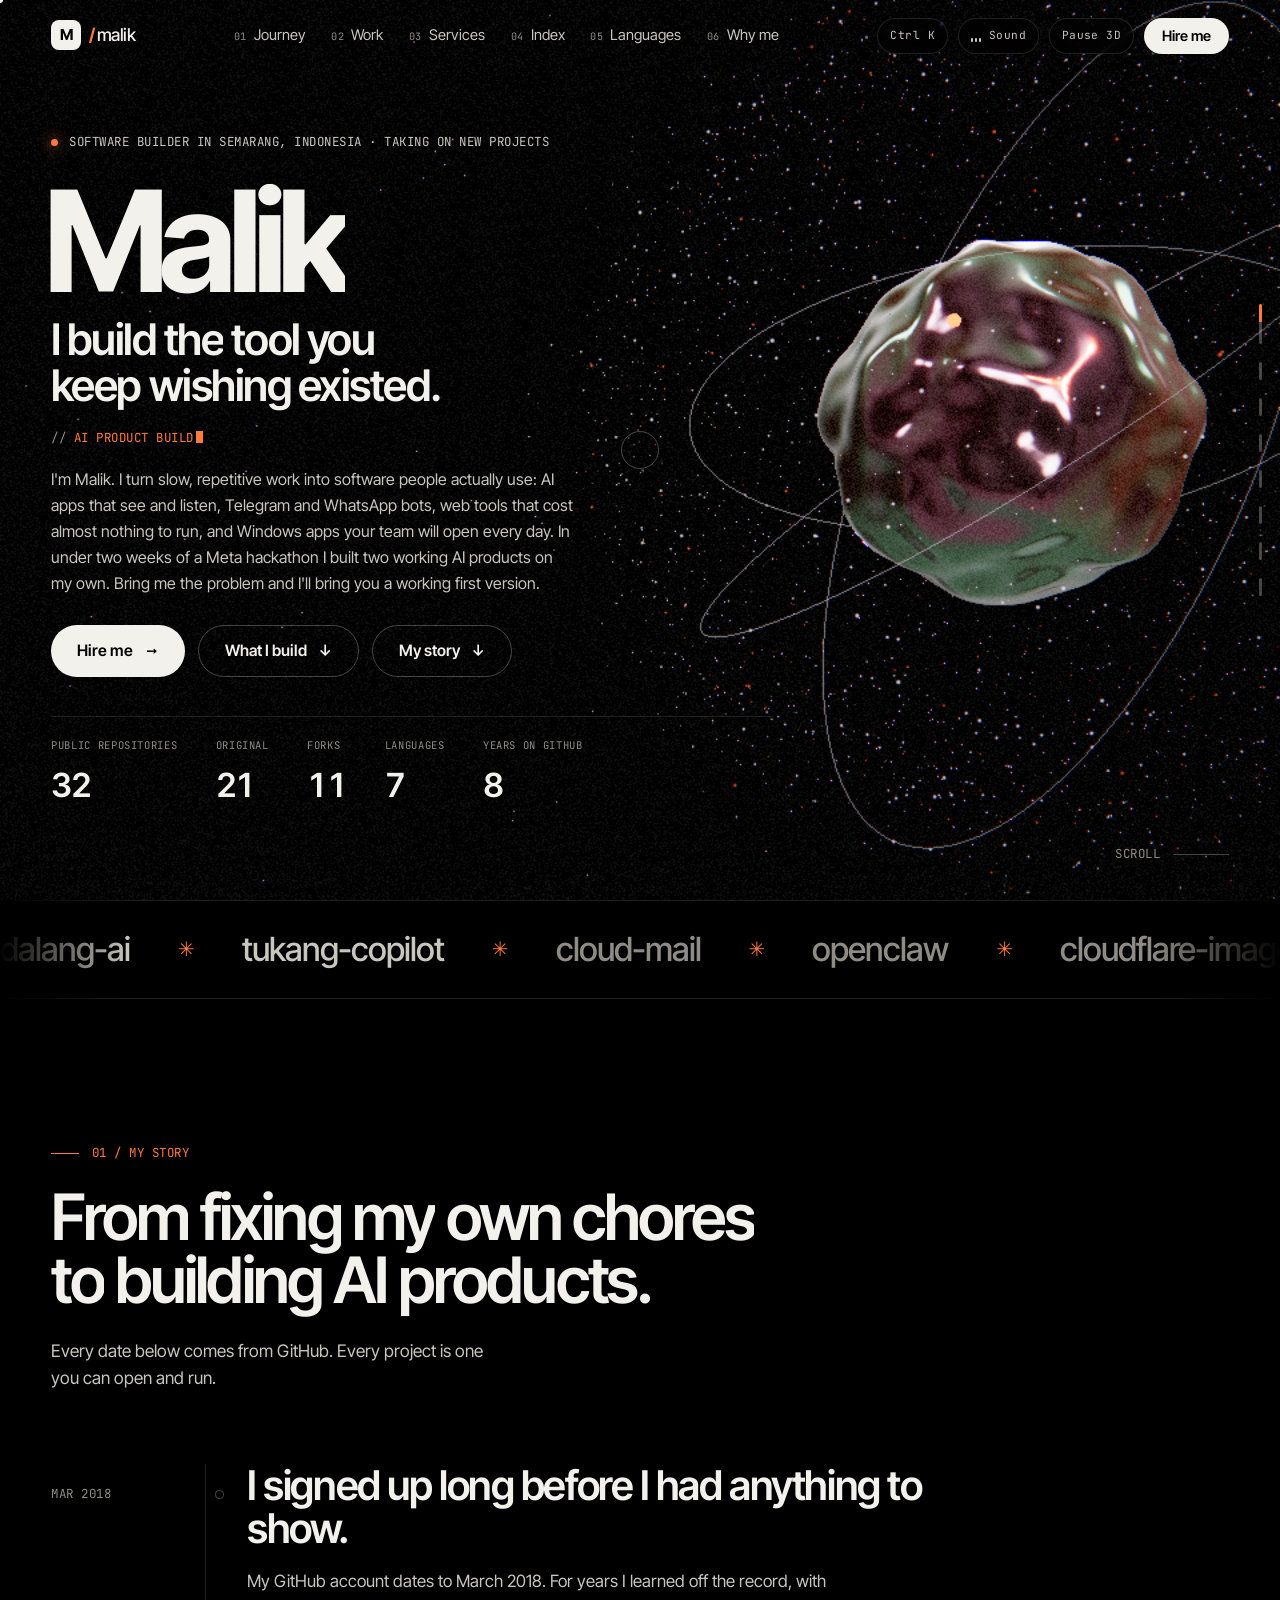
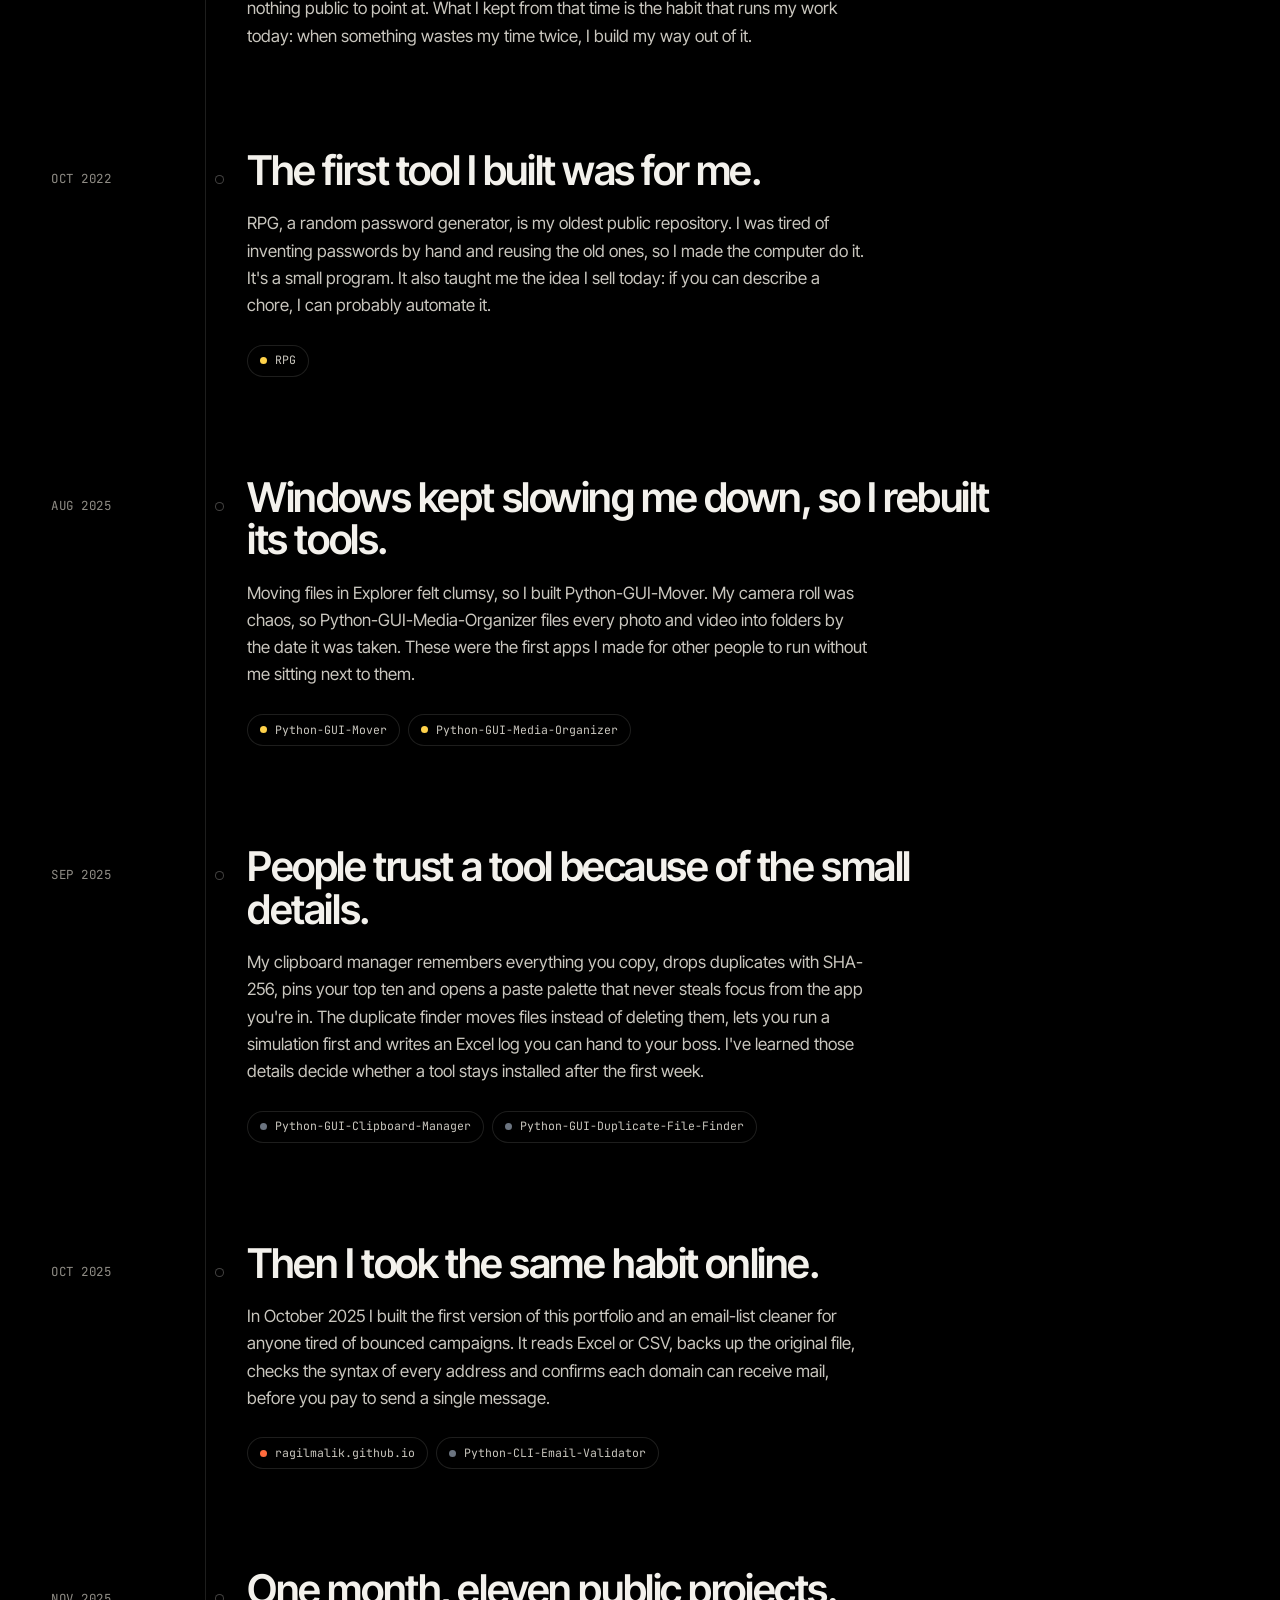
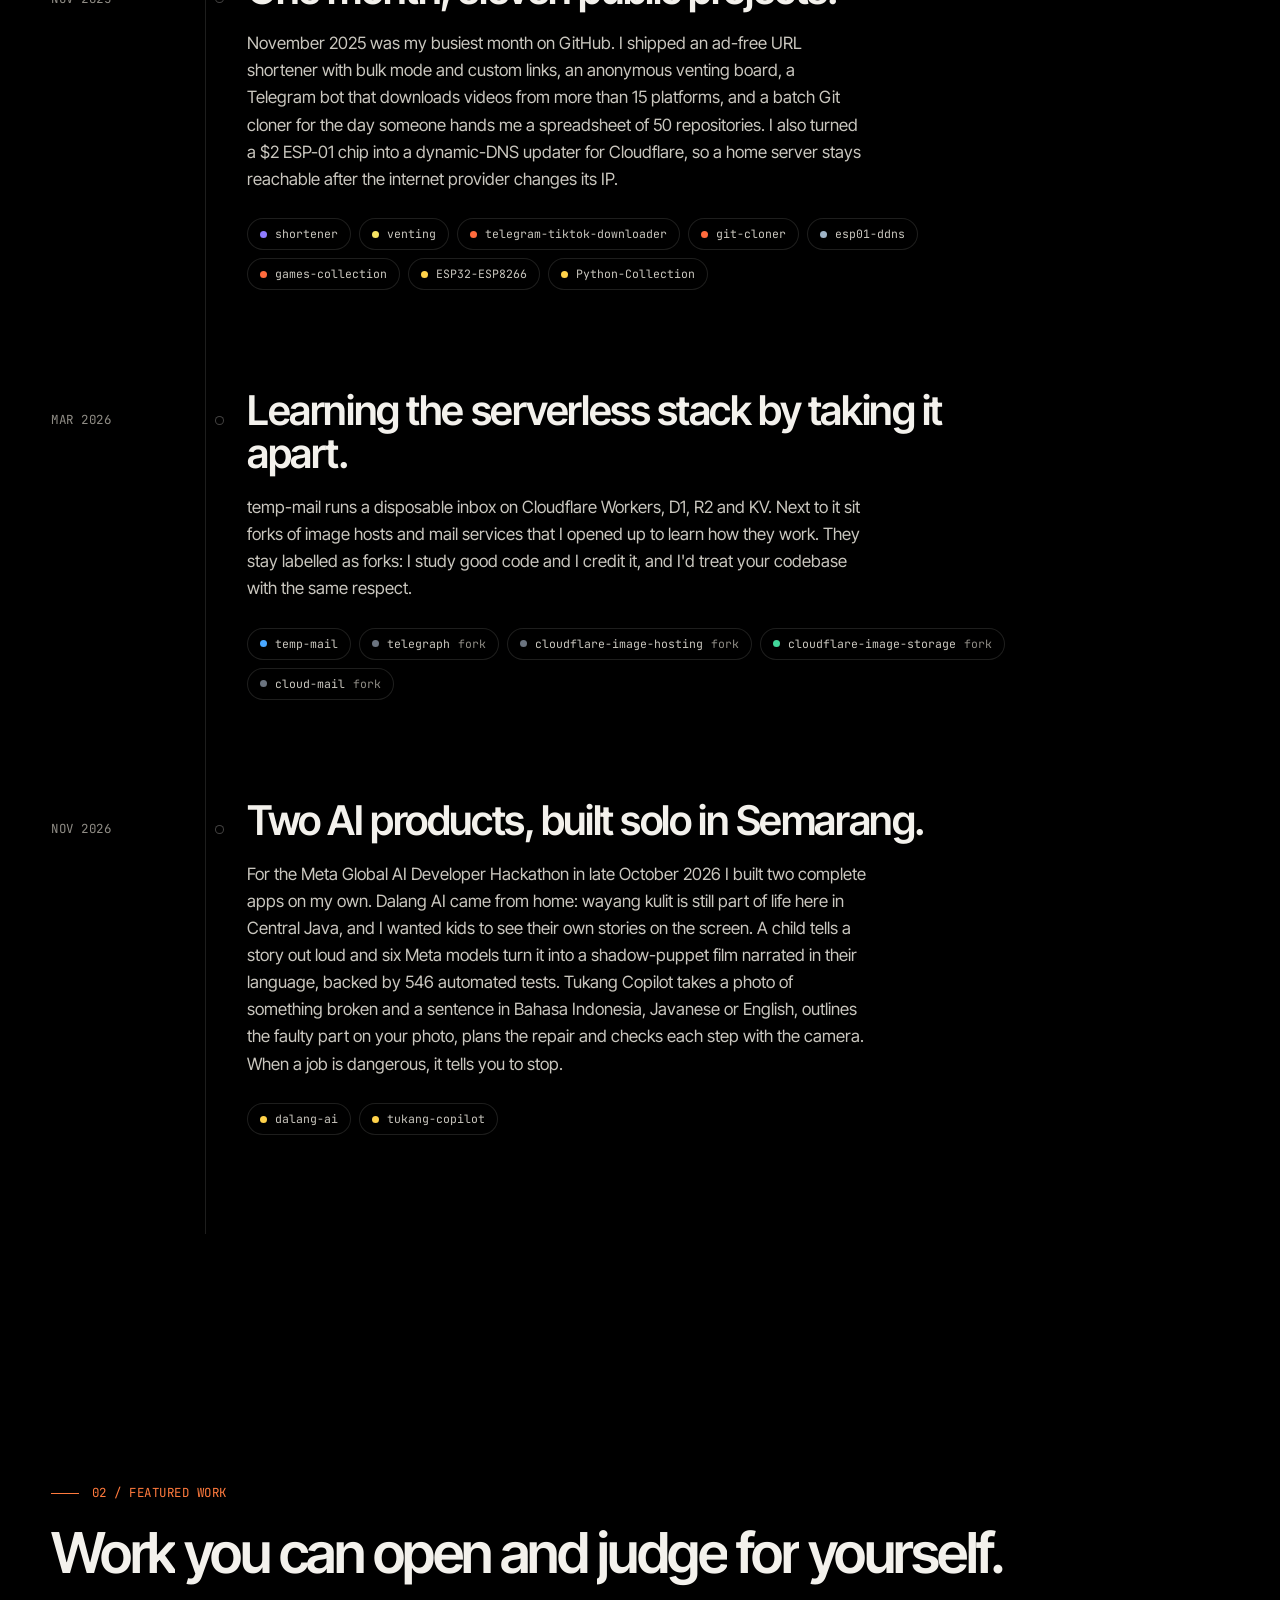
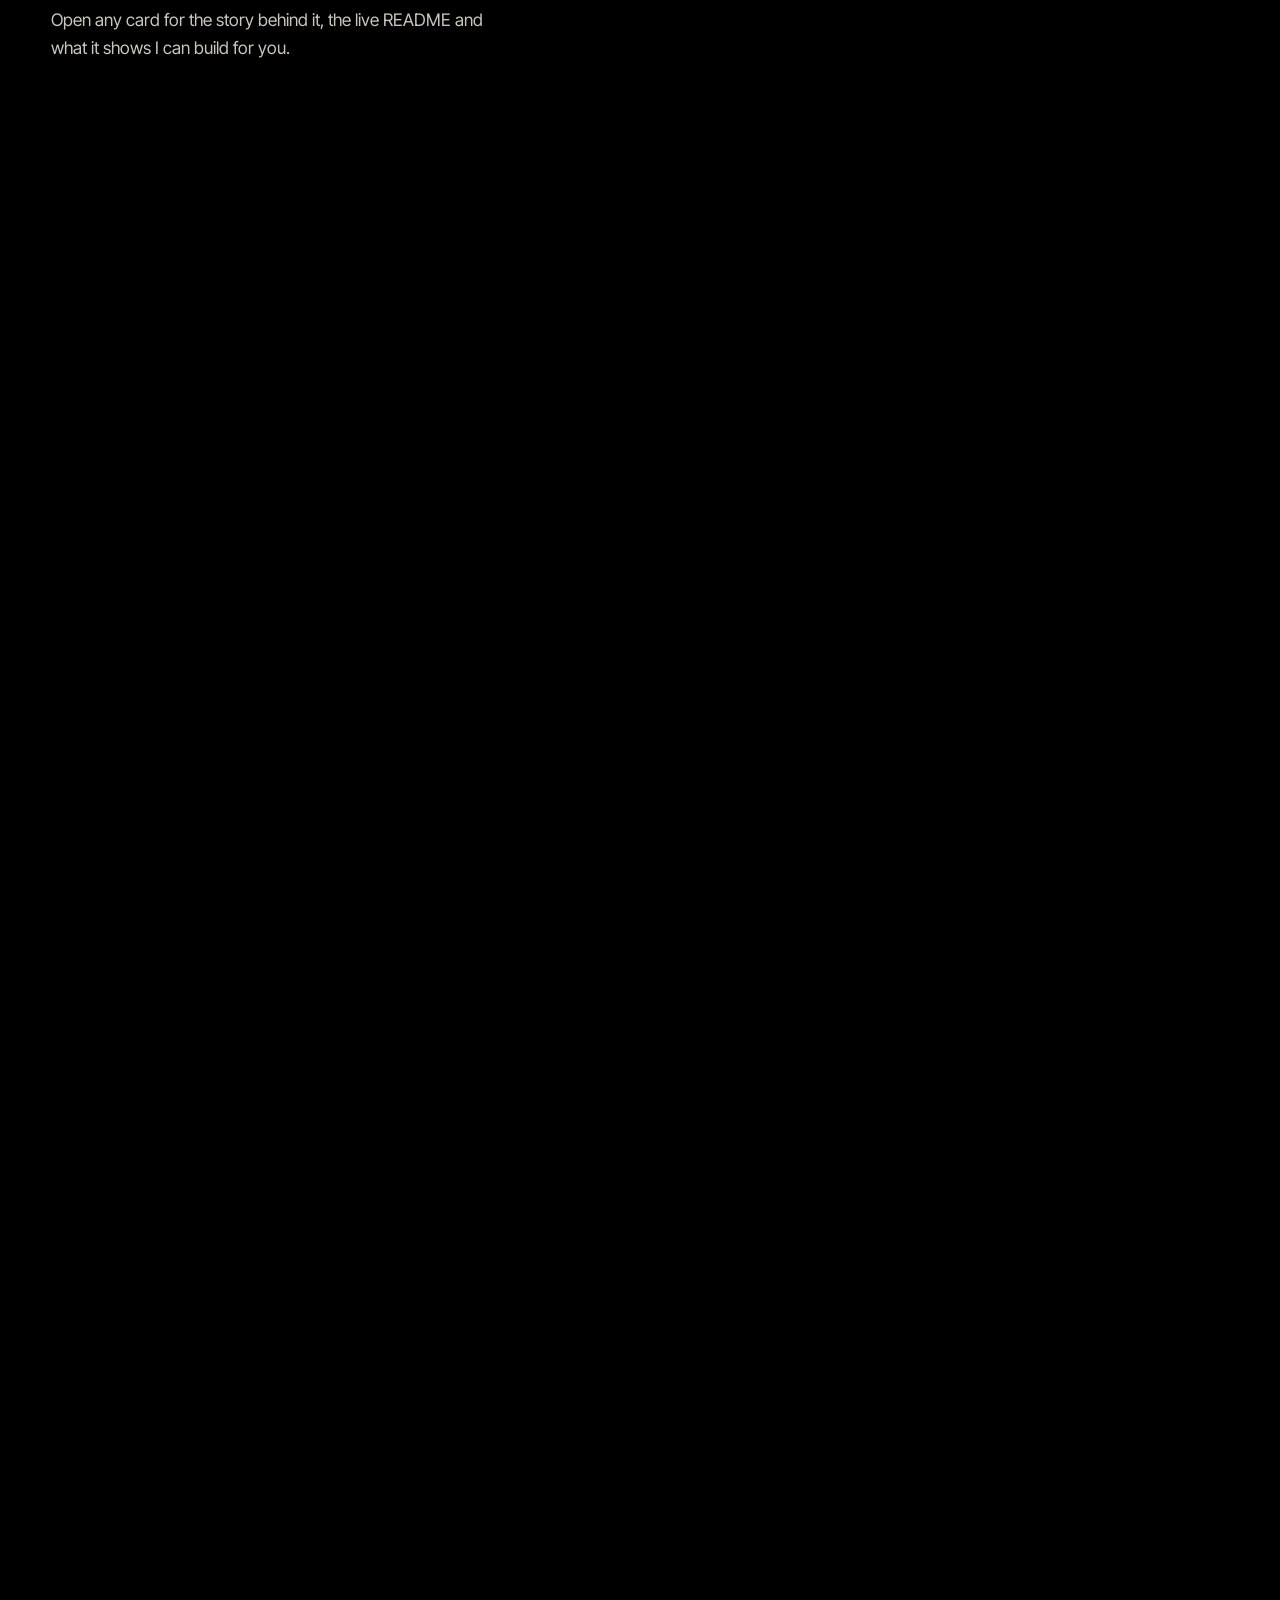
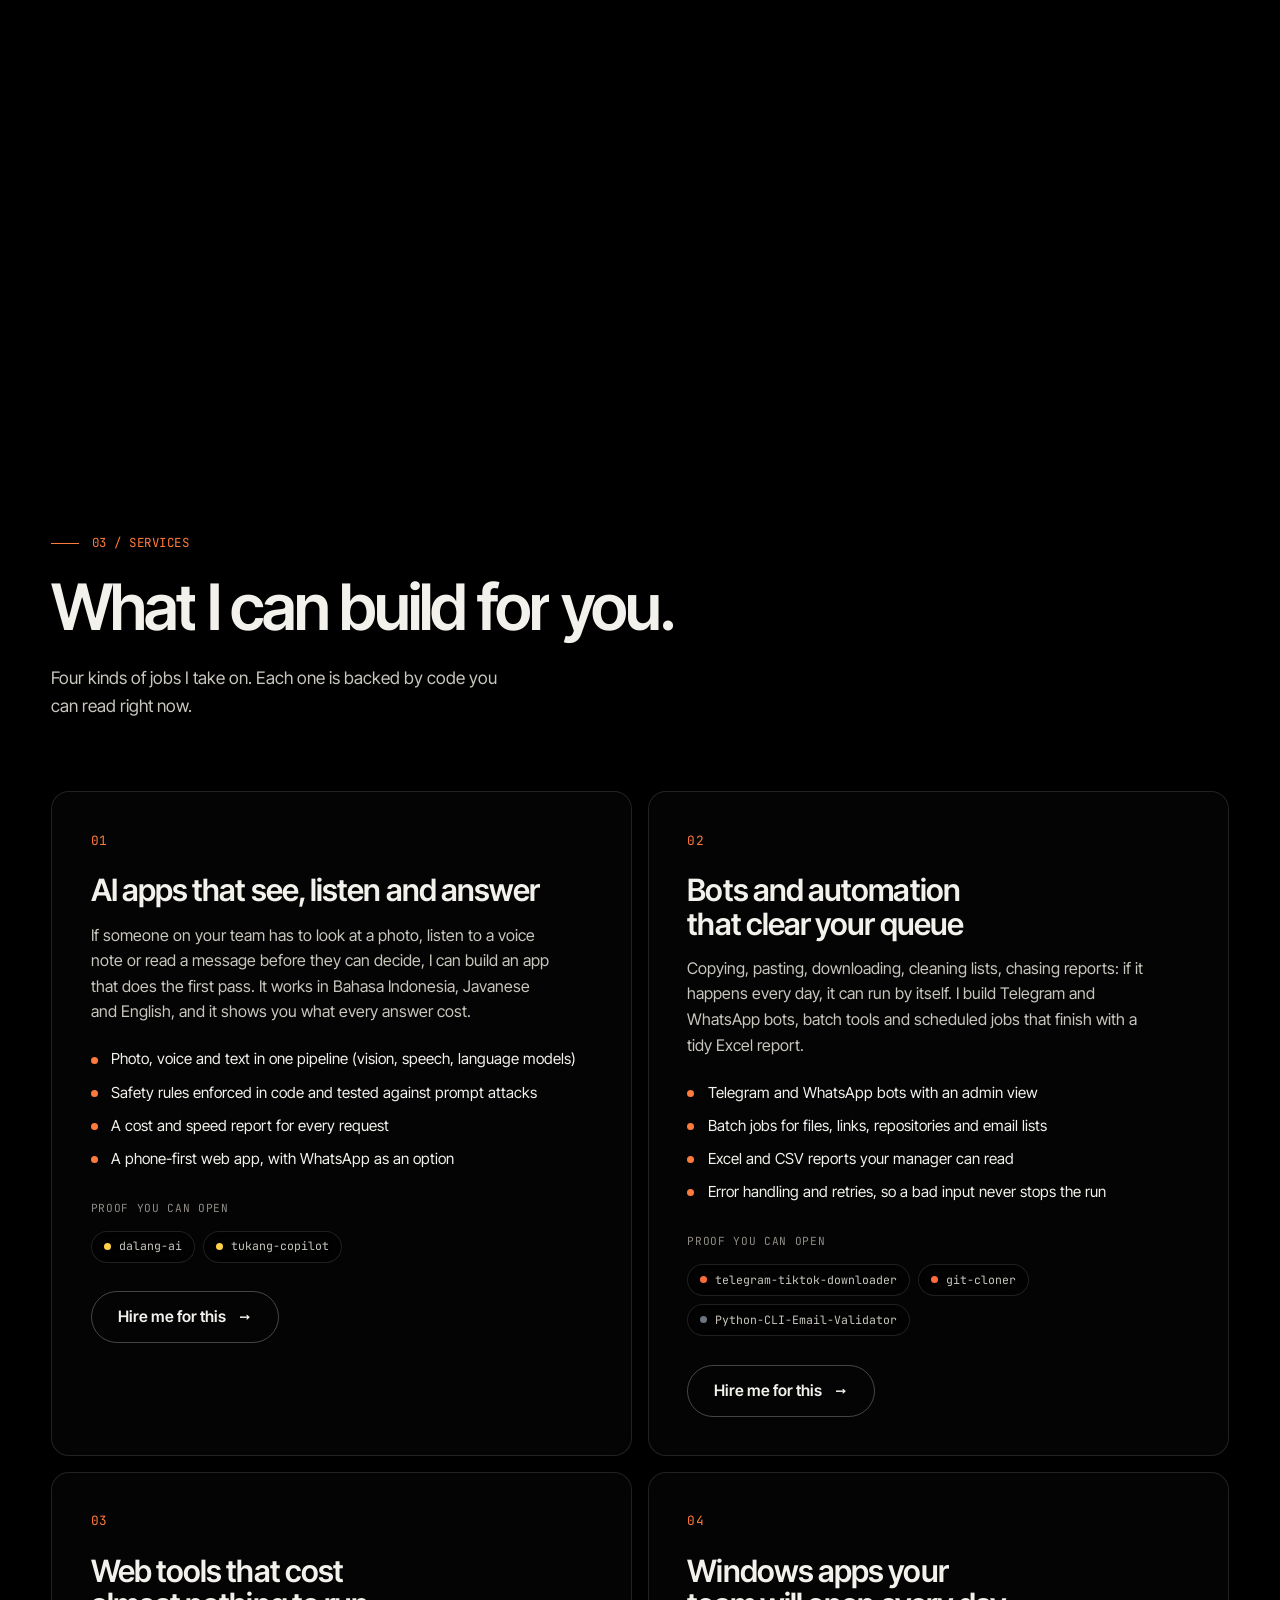
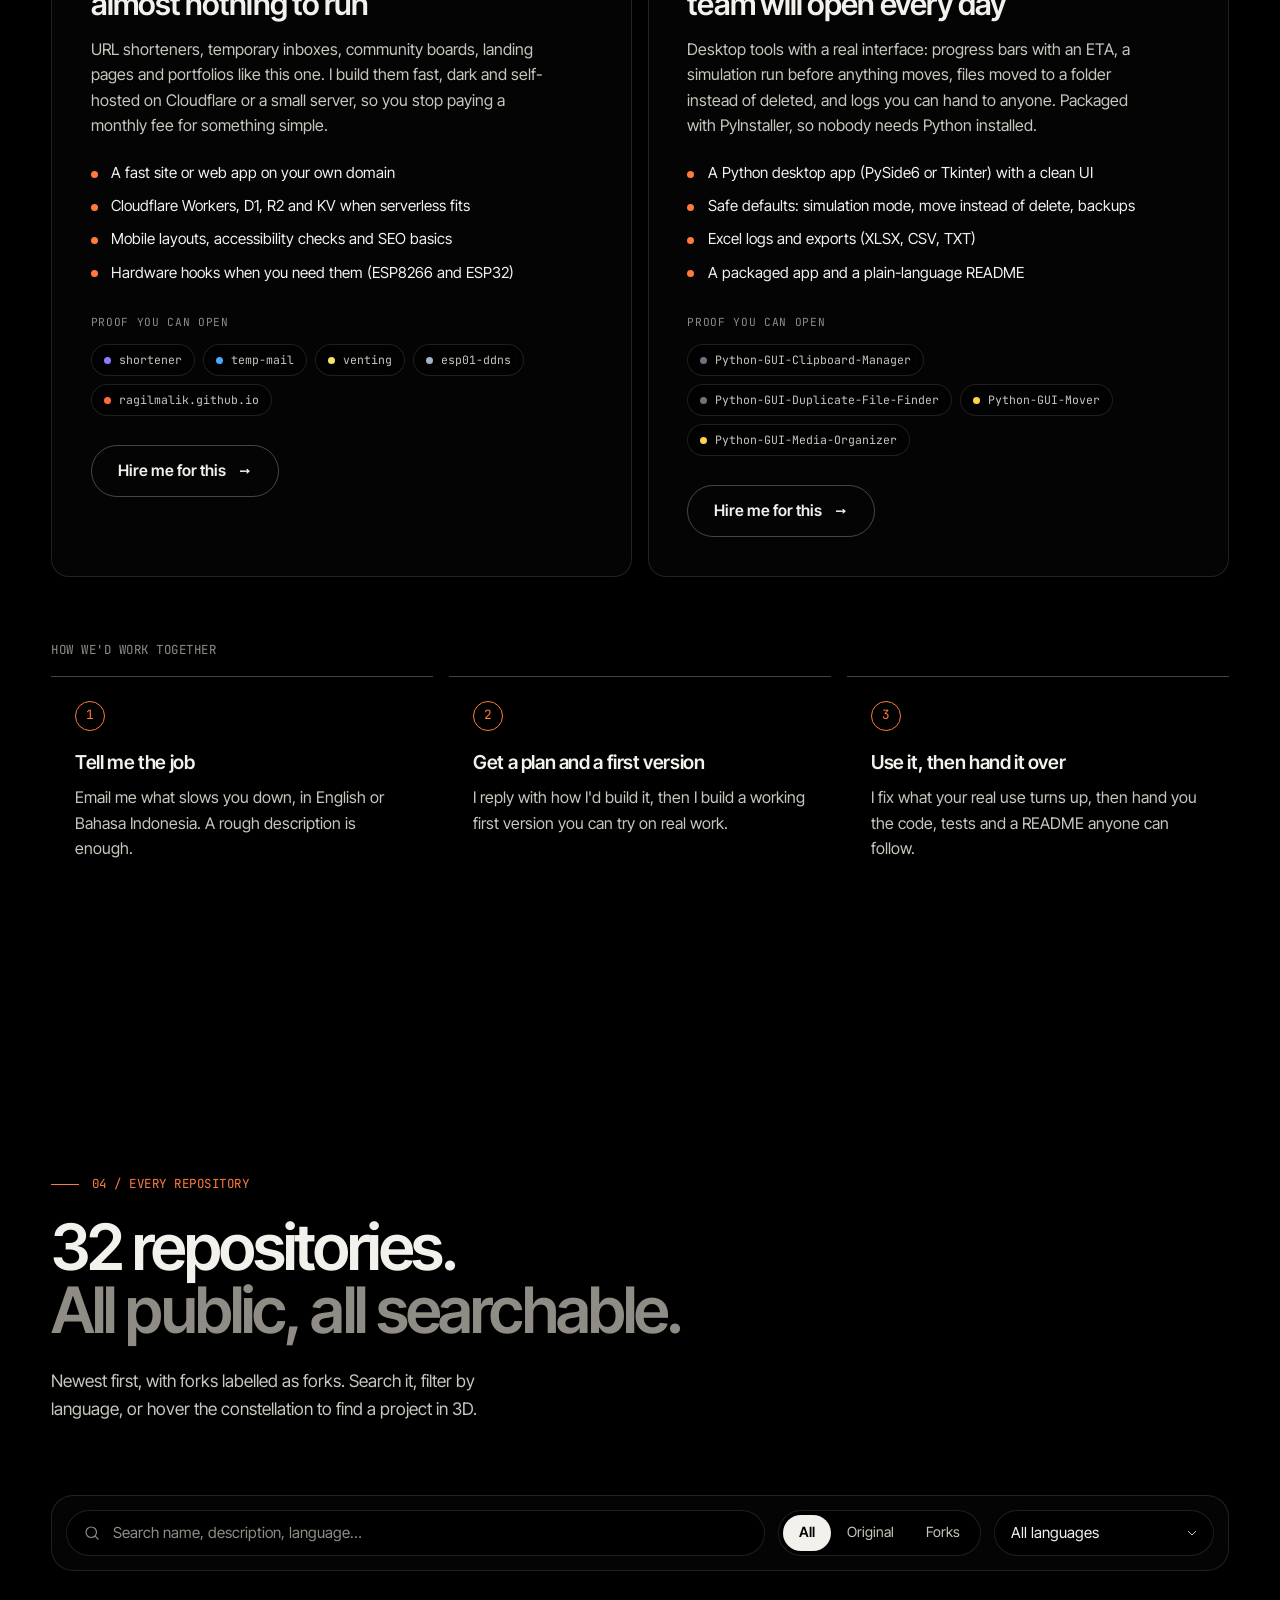
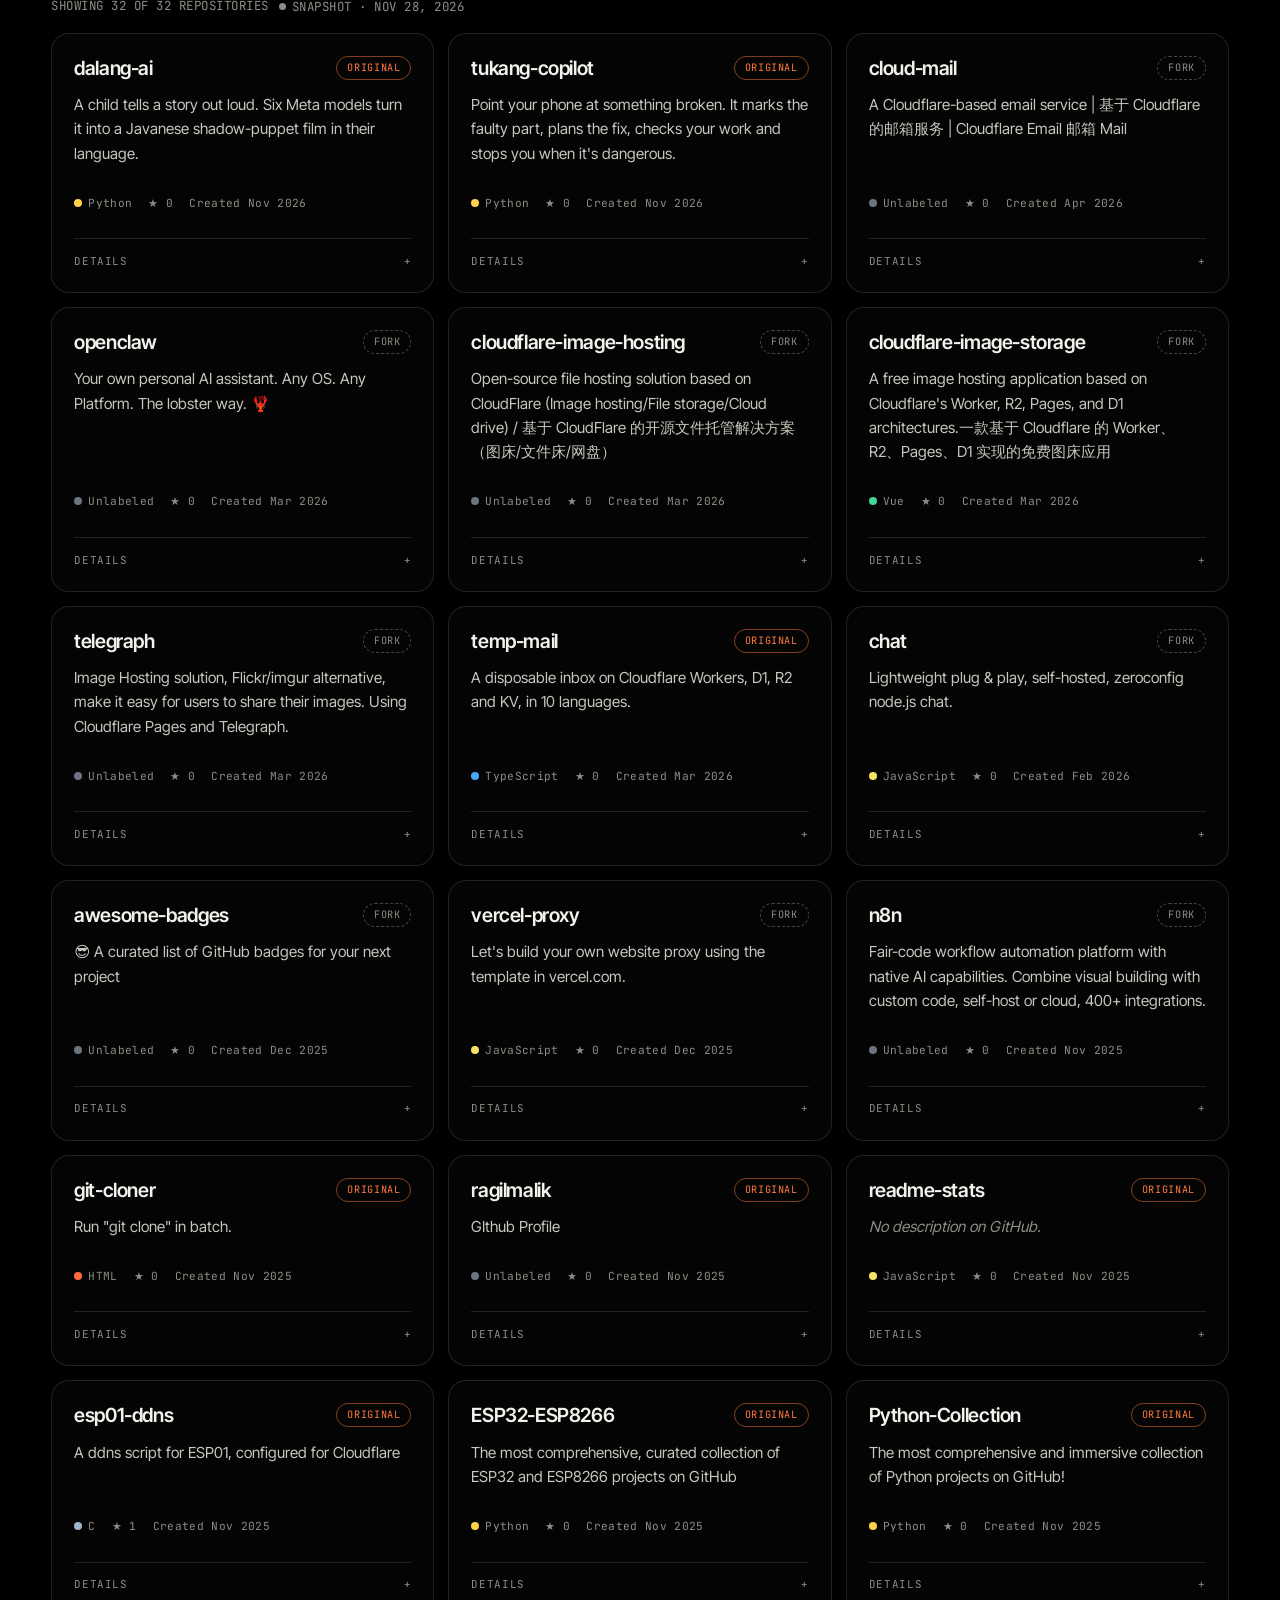
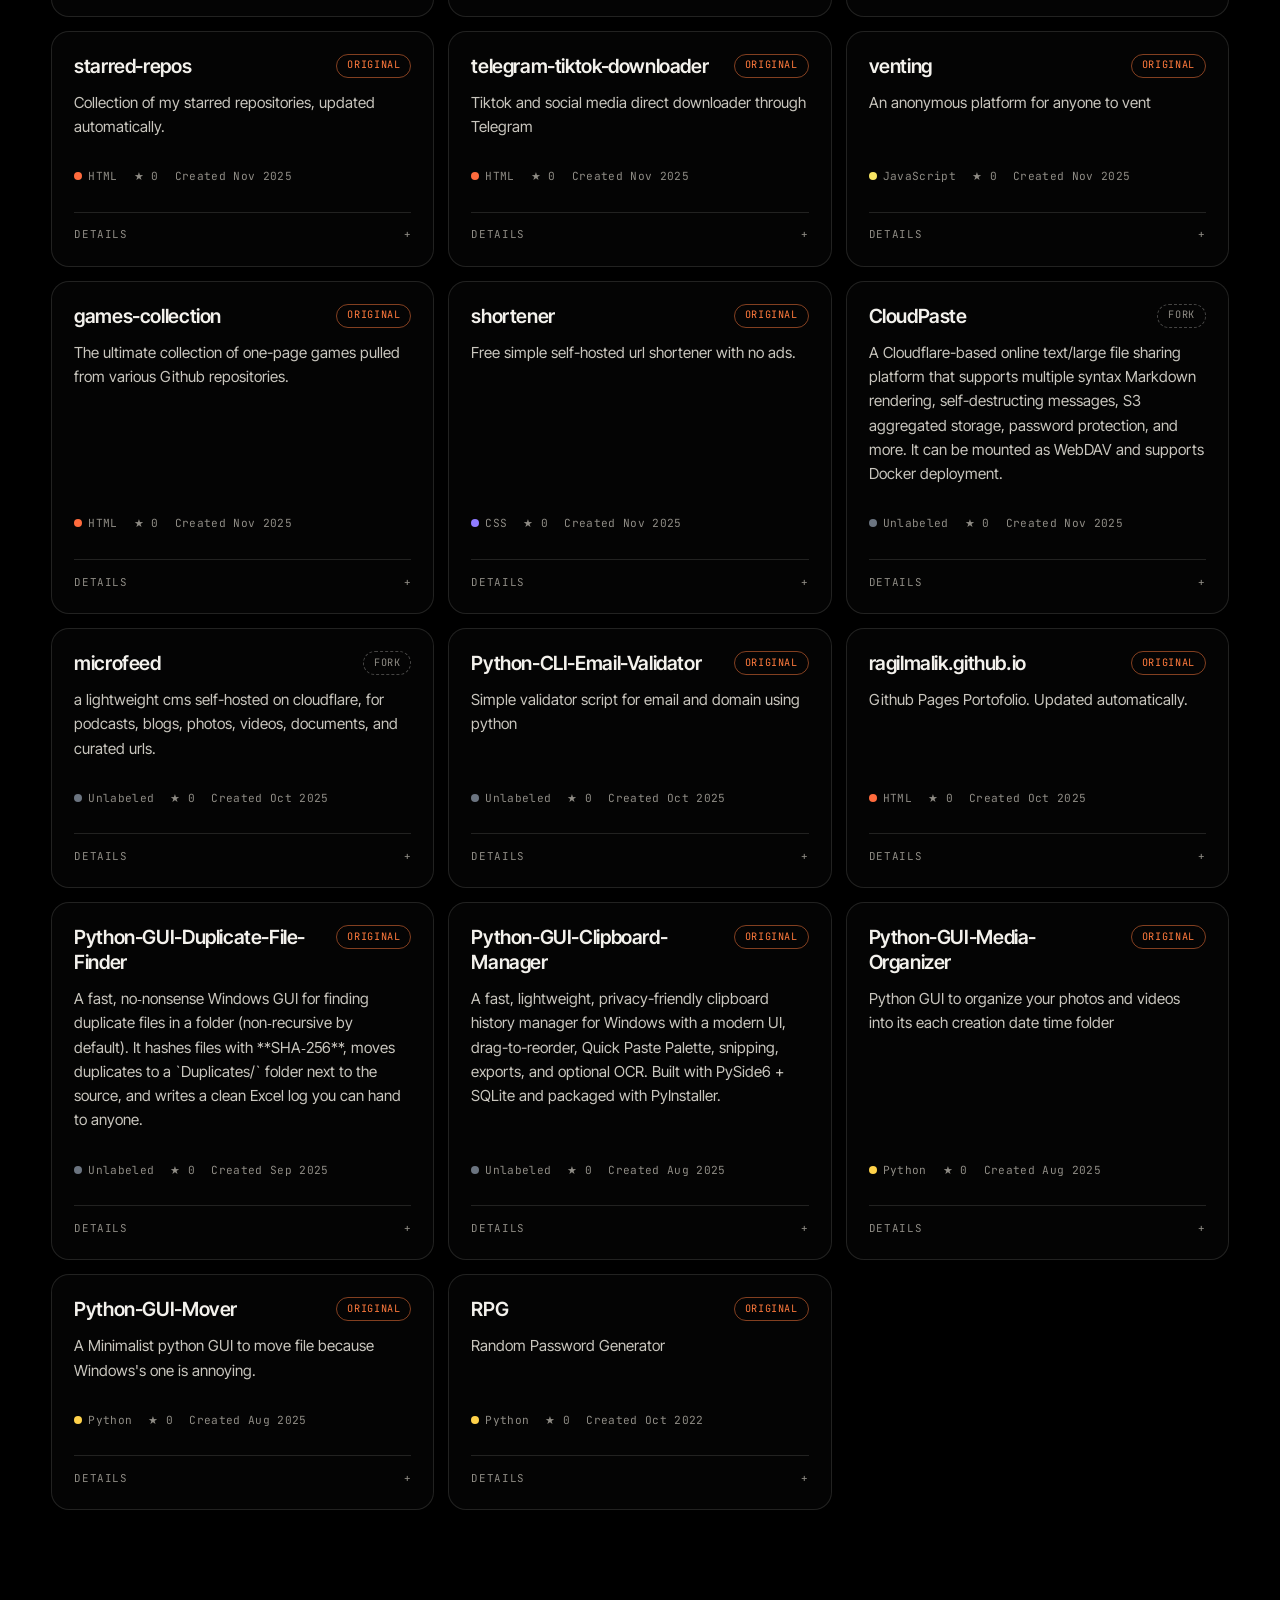
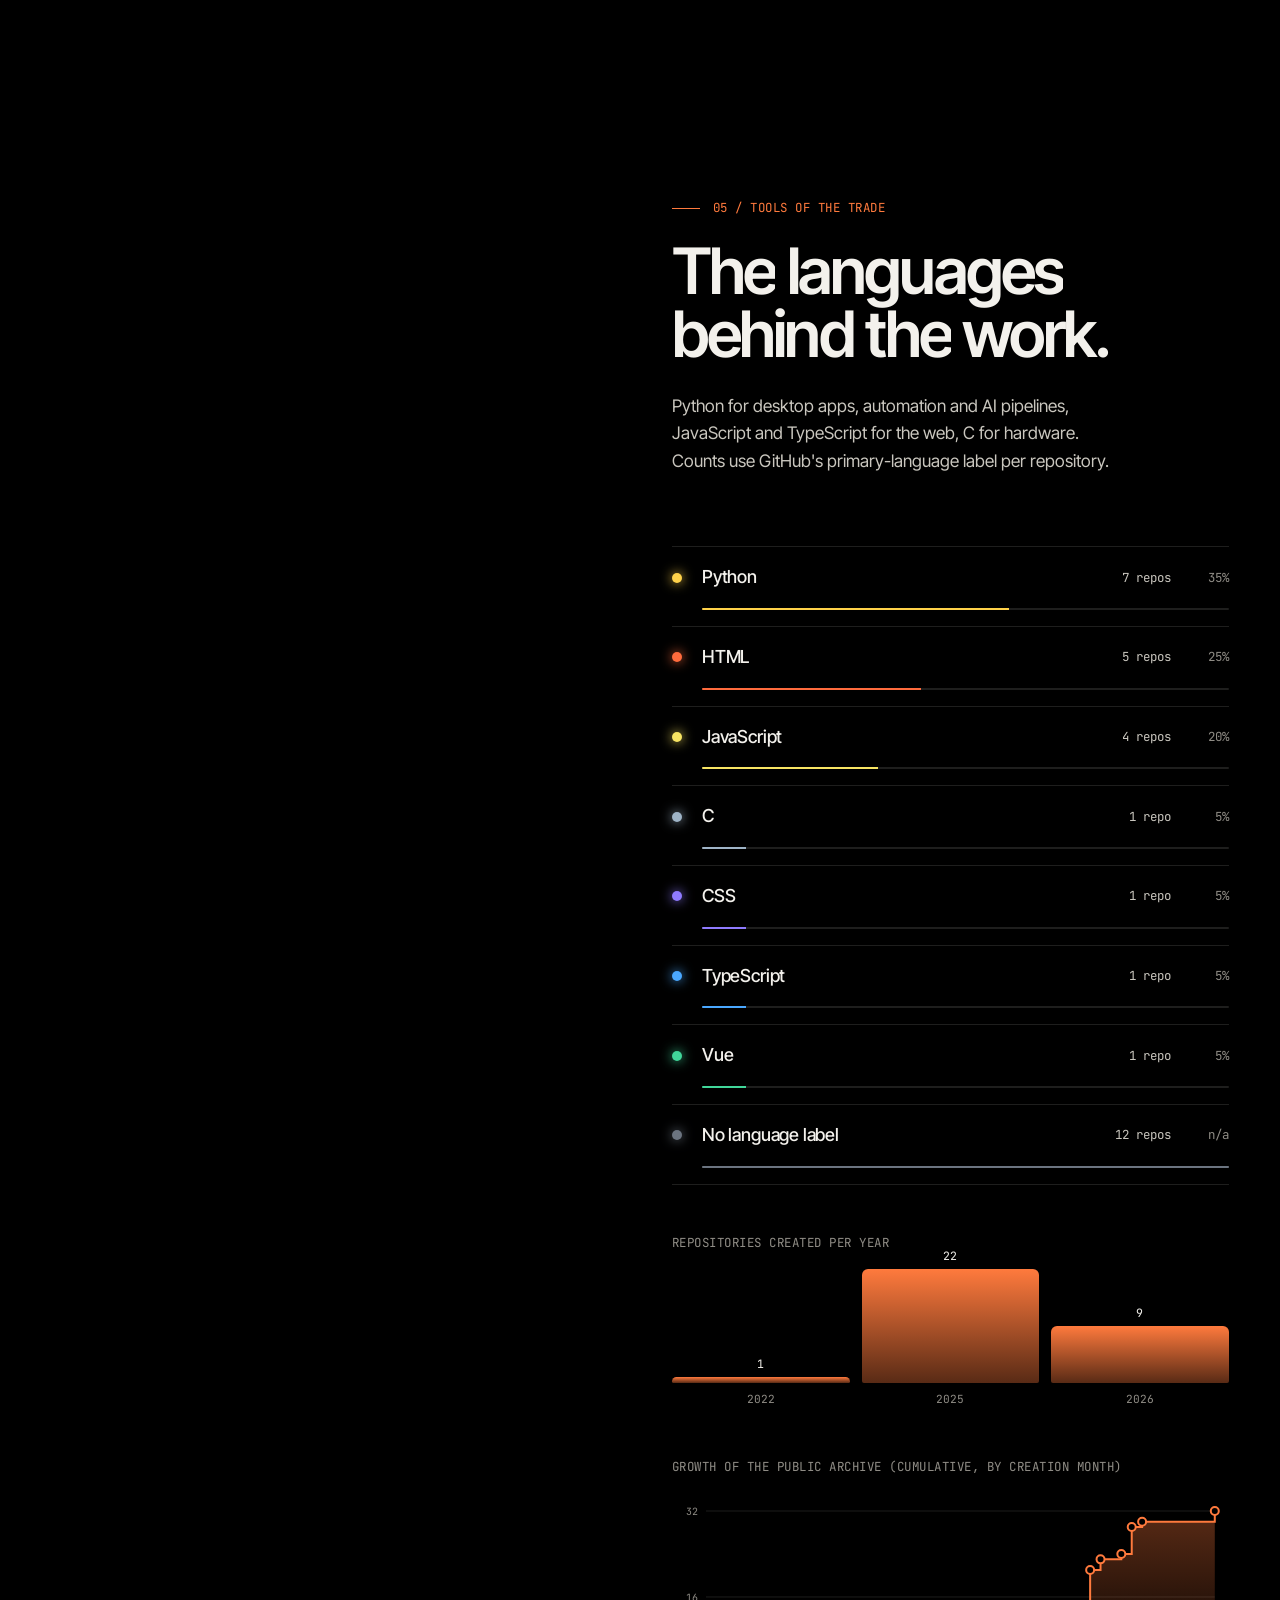
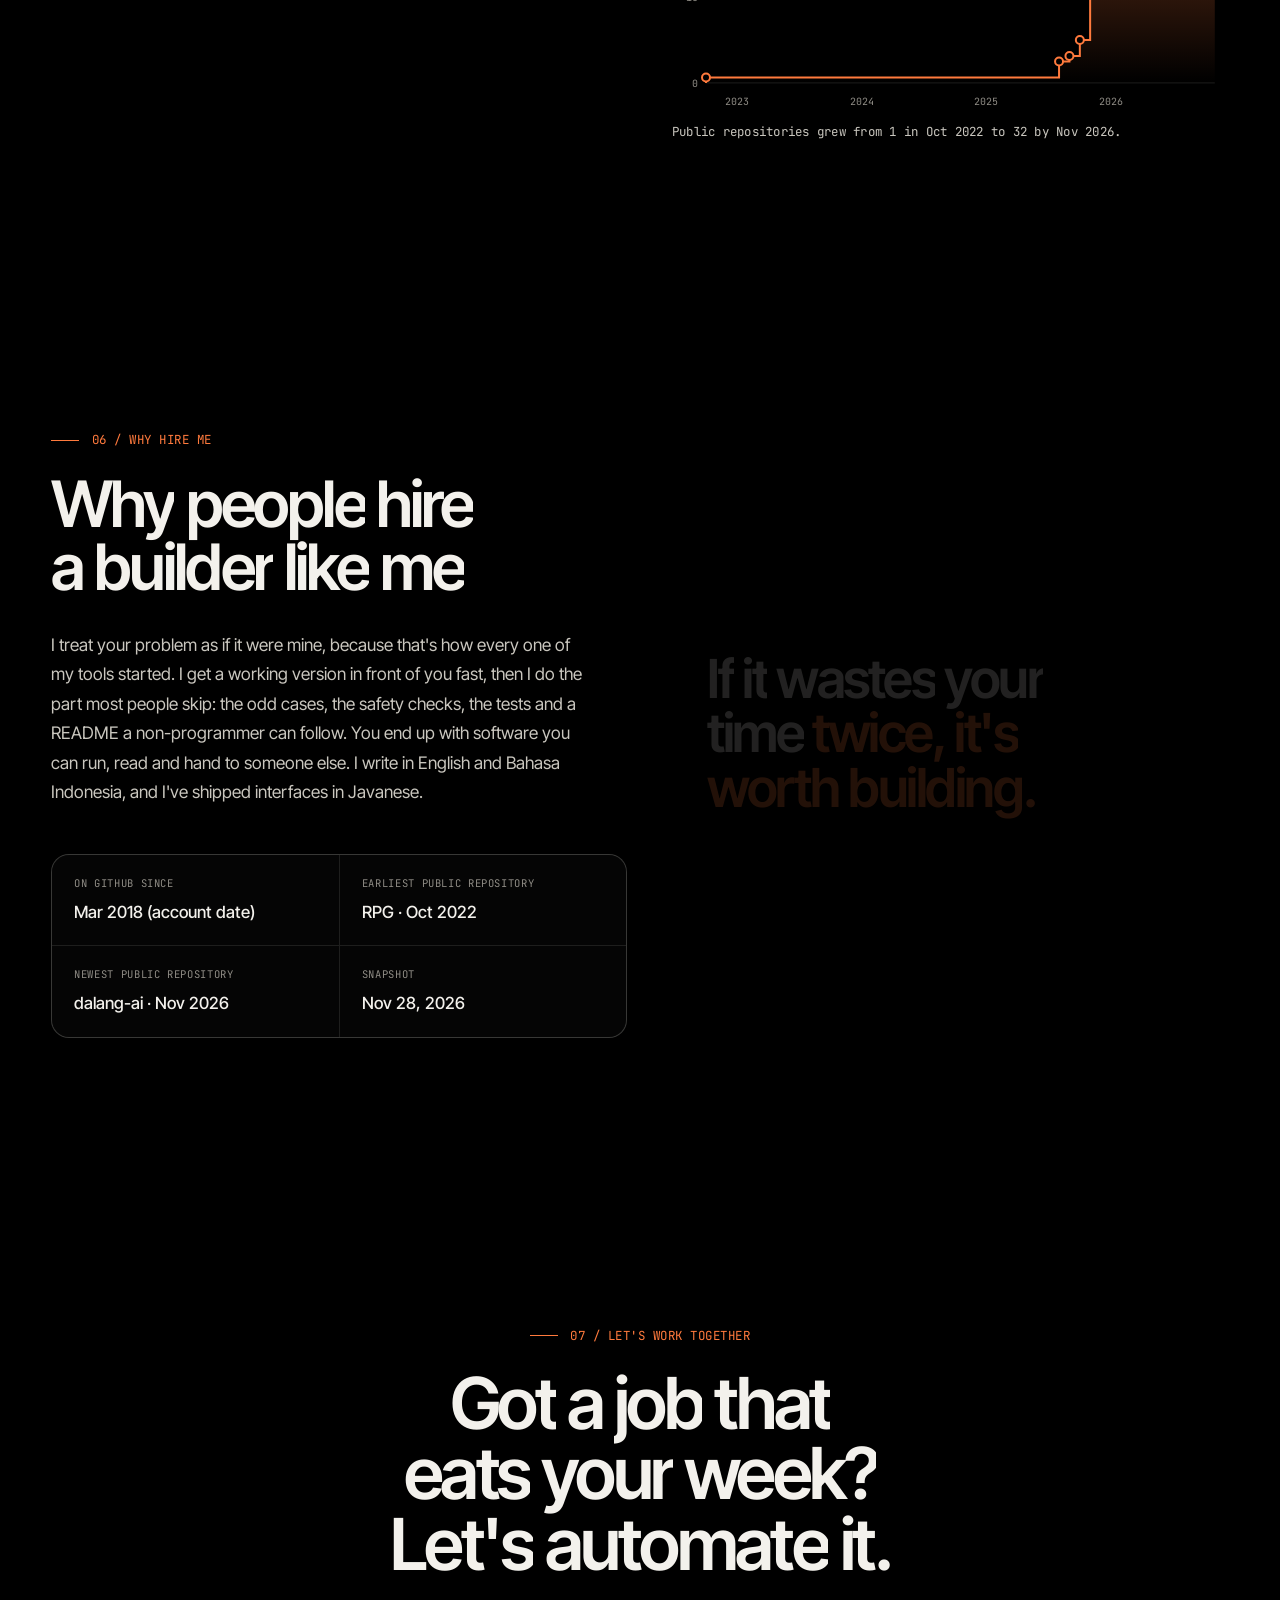
<file: index.html>
<!doctype html>
<html lang="en" class="no-js">
<head>
  <meta charset="utf-8">
  <meta name="viewport" content="width=device-width, initial-scale=1, viewport-fit=cover">
  <title>Malik | AI apps, automation and web tools, built for you</title>
  <meta name="description" content="Hire Malik, a software builder in Semarang, Indonesia: AI apps that see and listen, Telegram and WhatsApp bots, automation, Cloudflare web tools and Windows desktop apps. Real projects, real tests.">
  <meta name="author" content="Malik">
  <meta name="theme-color" content="#000000">
  <meta name="color-scheme" content="dark">
  <link rel="canonical" href="https://ragilmalik.github.io/">
  <meta property="og:type" content="website">
  <meta property="og:title" content="Malik | I build the tool you keep wishing existed">
  <meta property="og:description" content="AI apps, bots, automation, web tools and desktop apps by Malik, a builder in Semarang. See the work, then tell me about your project.">
  <meta property="og:url" content="https://ragilmalik.github.io/">
  <meta property="og:image" content="https://ragilmalik.github.io/og-image.jpg">
  <meta property="og:image:width" content="1200">
  <meta property="og:image:height" content="630">
  <meta property="og:image:alt" content="Malik's portfolio: an iridescent 3D object in a field of particles on black">
  <meta name="twitter:card" content="summary_large_image">
  <meta name="twitter:image" content="https://ragilmalik.github.io/og-image.jpg">
  <link rel="icon" href="favicon.svg" type="image/svg+xml">
  <link rel="apple-touch-icon" href="icons/apple-touch-icon.png">
  <link rel="manifest" href="manifest.webmanifest">
  <link rel="preload" href="assets/fonts/inter-tight-latin-wght-normal.woff2" as="font" type="font/woff2" crossorigin>
  <link rel="preload" href="repos.json" as="fetch" crossorigin>
  <link rel="preload" href="story.json" as="fetch" crossorigin>
  <link rel="modulepreload" href="assets/chunk-3QCL7CJV.js">
  <link rel="stylesheet" href="assets/app.css?v=mw4l93xe">
  <script>
    // Runs before paint: mark JS available, honour ?no3d=1 and reduced motion early
    // so the first frame already has the right layout (no flash).
    (function () {
      var d = document.documentElement;
      d.classList.remove('no-js');
      d.classList.add('js');
      try {
        if (new URLSearchParams(location.search).get('no3d') === '1') d.classList.add('no-3d');
      } catch (e) {}
      // R3-5: paint the remembered accent theme before first paint (no colour flash).
      try {
        var t = { cyan: ['#3dd6ff', '61, 214, 255'], lime: ['#b6f23d', '182, 242, 61'], violet: ['#b9a0ff', '185, 160, 255'], mono: ['#f3f1ec', '243, 241, 236'] }[localStorage.getItem('malik.theme')];
        if (t) { d.style.setProperty('--accent', t[0]); d.style.setProperty('--accent-rgb', t[1]); }
      } catch (e) {}
    })();
  </script>
  <script type="application/ld+json">
  {"@context":"https://schema.org","@type":"Person","name":"Malik","alternateName":"Ragil Malik","url":"https://ragilmalik.github.io/","email":"mailto:hello@ragilmalik.com","sameAs":["https://github.com/ragilmalik"],"jobTitle":"Software builder: AI apps, automation and web tools","address":{"@type":"PostalAddress","addressLocality":"Semarang","addressCountry":"ID"},"knowsAbout":["Python","JavaScript","Three.js","AI applications","Computer vision","Telegram bots","WhatsApp bots","Automation","Cloudflare Workers","Windows desktop apps","ESP8266"],"makesOffer":[{"@type":"Offer","itemOffered":{"@type":"Service","name":"AI apps that see, listen and answer"}},{"@type":"Offer","itemOffered":{"@type":"Service","name":"Bots and automation"}},{"@type":"Offer","itemOffered":{"@type":"Service","name":"Web tools on Cloudflare"}},{"@type":"Offer","itemOffered":{"@type":"Service","name":"Windows desktop apps"}}]}
  </script>
</head>
<body>
  <a class="skip-link" href="#main">Skip to content</a>

  <!-- Preloader: real progress (data + WebGL shader compile), skipped when reduced motion -->
  <div class="loader" id="loader" aria-hidden="true">
    <div class="loader__inner">
      <span class="loader__name">MALIK<span class="accent">.</span></span>
      <span class="loader__count mono"><span id="loader-count">000</span></span>
    </div>
    <div class="loader__bar"><span id="loader-bar"></span></div>
  </div>

  <canvas id="stage" class="stage" aria-hidden="true"></canvas>
  <div class="stage-fallback" aria-hidden="true"></div>
  <div class="grain" aria-hidden="true"></div>

  <div class="cursor" aria-hidden="true"><span class="cursor__dot"></span><span class="cursor__ring"><span class="cursor__label"></span></span></div>
  <div class="progress" aria-hidden="true"><span id="progress-bar"></span></div>

  <header class="header" id="header">
    <a class="brand" href="#top">
      <span class="brand__mark" aria-hidden="true">M</span><span class="brand__slash" aria-hidden="true">/</span><span class="brand__word">malik</span><span class="sr-only">, back to top</span>
    </a>
    <nav class="nav" aria-label="Sections">
      <a href="#journey" data-nav="journey"><span class="mono">01</span>Journey</a>
      <a href="#work" data-nav="work"><span class="mono">02</span>Work</a>
      <a href="#services" data-nav="services"><span class="mono">03</span>Services</a>
      <a href="#repositories" data-nav="repositories"><span class="mono">04</span>Index</a>
      <a href="#languages" data-nav="languages"><span class="mono">05</span>Languages</a>
      <a href="#about" data-nav="about"><span class="mono">06</span>Why me</a>
    </nav>
    <div class="header__actions">
      <button class="kbd-btn" type="button" id="palette-open" aria-haspopup="dialog" aria-controls="palette" title="Search everything (Ctrl/⌘ K)">
        <span class="sr-only">Open search</span><kbd>⌘K</kbd>
      </button>
      <button class="kbd-btn" type="button" id="sound-toggle" aria-pressed="false" title="Turn ambient sound on">
        <span class="sound-toggle__bars" aria-hidden="true"><i></i><i></i><i></i></span><span class="sound-toggle__label">Sound</span>
      </button>
      <button class="kbd-btn" type="button" id="motion-toggle" aria-pressed="false" title="Pause the 3D scene">
        <span class="motion-toggle__label">Pause 3D</span>
      </button>
      <a class="pill magnetic" href="#contact" data-cursor="Hire">Hire me</a>
    </div>
  </header>

  <!-- Section progress rail (desktop). Keys 1–8 jump, J/K next/previous. -->
  <nav class="hud" aria-label="Section progress"><ol id="hud"></ol></nav>

  <main id="main" tabindex="-1">
    <!-- 00: HERO -->
    <section class="section hero" id="top" data-scene="hero" aria-labelledby="hero-title">
      <div class="wrap hero__grid">
        <p class="eyebrow mono reveal-up"><span class="dot" aria-hidden="true"></span><span data-bind="eyebrow">Software builder in Semarang, Indonesia · Taking on new projects</span></p>
        <h1 class="hero__title" id="hero-title">
          <span class="hero__name" data-split="chars">Malik</span>
          <span class="hero__headline" data-bind="title" data-split="words">I build the tool you keep wishing existed.</span>
        </h1>
        <p class="hero__roles mono" aria-label="Roles">
          <span class="hero__roles-prefix">// </span><span class="roles" id="roles" aria-live="off">AI product builder</span><span class="caret" aria-hidden="true"></span>
        </p>
        <p class="hero__summary reveal-up" data-bind="summary">I&#39;m Malik. I turn slow, repetitive work into software people actually use: AI apps that see and listen, Telegram and WhatsApp bots, web tools that cost almost nothing to run, and Windows apps your team will open every day. In under two weeks of a Meta hackathon I built two working AI products on my own. Bring me the problem and I&#39;ll bring you a working first version.</p>
        <div class="hero__actions reveal-up">
          <a class="btn btn--solid magnetic" href="#contact" data-cursor="Hire">Hire me <span aria-hidden="true">→</span></a>
          <a class="btn btn--ghost magnetic" href="#services" data-cursor="Scroll">What I build <span aria-hidden="true">↓</span></a>
          <a class="btn btn--ghost magnetic" href="#journey" data-cursor="Scroll">My story <span aria-hidden="true">↓</span></a>
        </div>
        <dl class="hero__stats reveal-up" aria-label="Public GitHub snapshot">
          <div><dt>Public repositories</dt><dd><span data-count="total">32</span></dd></div>
          <div><dt>Original</dt><dd><span data-count="originals">21</span></dd></div>
          <div><dt>Forks</dt><dd><span data-count="forks">11</span></dd></div>
          <div><dt>Languages</dt><dd><span data-count="languages">7</span></dd></div>
          <div><dt>Years on GitHub</dt><dd><span data-count="years">8</span></dd></div>
        </dl>
      </div>
      <div class="hero__scroll mono" aria-hidden="true"><span>Scroll</span><span class="hero__scroll-line"></span></div>
    </section>

    <!-- Marquee band: every public repository name, forever scrolling -->
    <div class="marquee" aria-hidden="true"><div class="marquee__track" id="marquee"></div></div>

    <!-- 01: JOURNEY -->
    <section class="section journey" id="journey" data-scene="journey" aria-labelledby="journey-title">
      <div class="wrap">
        <header class="section__head">
          <p class="section__num mono">01 / My story</p>
          <h2 class="section__title" id="journey-title" data-split="words">From fixing my own chores to building AI products.</h2>
          <p class="section__lede reveal-up">Every date below comes from GitHub. Every project is one you can open and run.</p>
        </header>
        <ol class="chapters" id="chapters"></ol>
      </div>
    </section>

    <!-- 02: FEATURED WORK (horizontal pinned scroll on desktop) -->
    <section class="section work" id="work" data-scene="work" aria-labelledby="work-title">
      <div class="wrap">
        <header class="section__head">
          <p class="section__num mono">02 / Featured work</p>
          <h2 class="section__title" id="work-title" data-split="words">Work you can open and judge for yourself.</h2>
          <p class="section__lede reveal-up">Open any card for the story behind it, the live README and what it shows I can build for you.</p>
        </header>
      </div>
      <div class="work__viewport">
        <ul class="work__track" id="featured"></ul>
      </div>
    </section>

    <!-- 03: SERVICES (Round 4). Cards are pre-rendered at build from story.json "services"
         and re-rendered by render.js. No data-scene: the 3D "work" pose carries through. -->
    <section class="section services" id="services" aria-labelledby="services-title">
      <div class="wrap">
        <header class="section__head">
          <p class="section__num mono">03 / Services</p>
          <h2 class="section__title" id="services-title" data-split="words">What I can build for you.</h2>
          <p class="section__lede reveal-up">Four kinds of jobs I take on. Each one is backed by code you can read right now.</p>
        </header>
        <ul class="services__grid" id="services-grid">
    <li class="service" id="service-ai-apps">
      <p class="service__num mono">01</p>
      <h3 class="service__title">AI apps that see, listen and answer</h3>
      <p class="service__pitch">If someone on your team has to look at a photo, listen to a voice note or read a message before they can decide, I can build an app that does the first pass. It works in Bahasa Indonesia, Javanese and English, and it shows you what every answer cost.</p>
      <ul class="service__list" aria-label="What you get"><li>Photo, voice and text in one pipeline (vision, speech, language models)</li><li>Safety rules enforced in code and tested against prompt attacks</li><li>A cost and speed report for every request</li><li>A phone-first web app, with WhatsApp as an option</li></ul>
      <p class="service__proof-label mono">Proof you can open</p><ul class="chips" aria-label="Projects that show this service"><li><a class="chip" href="https://github.com/ragilmalik/dalang-ai" target="_blank" rel="noopener" style="--c:#ffd24a" data-cursor="Open" data-open-repo="dalang-ai"><i aria-hidden="true"></i>dalang-ai</a></li><li><a class="chip" href="https://github.com/ragilmalik/tukang-copilot" target="_blank" rel="noopener" style="--c:#ffd24a" data-cursor="Open" data-open-repo="tukang-copilot"><i aria-hidden="true"></i>tukang-copilot</a></li></ul>
      <a class="btn btn--ghost service__cta magnetic" href="mailto:hello@ragilmalik.com?subject=AI%20app%20project" data-cursor="Write">Hire me for this <span aria-hidden="true">→</span></a>
    </li>
    <li class="service" id="service-automation">
      <p class="service__num mono">02</p>
      <h3 class="service__title">Bots and automation that clear your queue</h3>
      <p class="service__pitch">Copying, pasting, downloading, cleaning lists, chasing reports: if it happens every day, it can run by itself. I build Telegram and WhatsApp bots, batch tools and scheduled jobs that finish with a tidy Excel report.</p>
      <ul class="service__list" aria-label="What you get"><li>Telegram and WhatsApp bots with an admin view</li><li>Batch jobs for files, links, repositories and email lists</li><li>Excel and CSV reports your manager can read</li><li>Error handling and retries, so a bad input never stops the run</li></ul>
      <p class="service__proof-label mono">Proof you can open</p><ul class="chips" aria-label="Projects that show this service"><li><a class="chip" href="https://github.com/ragilmalik/telegram-tiktok-downloader" target="_blank" rel="noopener" style="--c:#ff6b3d" data-cursor="Open" data-open-repo="telegram-tiktok-downloader"><i aria-hidden="true"></i>telegram-tiktok-downloader</a></li><li><a class="chip" href="https://github.com/ragilmalik/git-cloner" target="_blank" rel="noopener" style="--c:#ff6b3d" data-cursor="Open" data-open-repo="git-cloner"><i aria-hidden="true"></i>git-cloner</a></li><li><a class="chip" href="https://github.com/ragilmalik/Python-CLI-Email-Validator" target="_blank" rel="noopener" style="--c:#6b7480" data-cursor="Open" data-open-repo="Python-CLI-Email-Validator"><i aria-hidden="true"></i>Python-CLI-Email-Validator</a></li></ul>
      <a class="btn btn--ghost service__cta magnetic" href="mailto:hello@ragilmalik.com?subject=Automation%20project" data-cursor="Write">Hire me for this <span aria-hidden="true">→</span></a>
    </li>
    <li class="service" id="service-web">
      <p class="service__num mono">03</p>
      <h3 class="service__title">Web tools that cost almost nothing to run</h3>
      <p class="service__pitch">URL shorteners, temporary inboxes, community boards, landing pages and portfolios like this one. I build them fast, dark and self-hosted on Cloudflare or a small server, so you stop paying a monthly fee for something simple.</p>
      <ul class="service__list" aria-label="What you get"><li>A fast site or web app on your own domain</li><li>Cloudflare Workers, D1, R2 and KV when serverless fits</li><li>Mobile layouts, accessibility checks and SEO basics</li><li>Hardware hooks when you need them (ESP8266 and ESP32)</li></ul>
      <p class="service__proof-label mono">Proof you can open</p><ul class="chips" aria-label="Projects that show this service"><li><a class="chip" href="https://github.com/ragilmalik/shortener" target="_blank" rel="noopener" style="--c:#8f7bff" data-cursor="Open" data-open-repo="shortener"><i aria-hidden="true"></i>shortener</a></li><li><a class="chip" href="https://github.com/ragilmalik/temp-mail" target="_blank" rel="noopener" style="--c:#4aa8ff" data-cursor="Open" data-open-repo="temp-mail"><i aria-hidden="true"></i>temp-mail</a></li><li><a class="chip" href="https://github.com/ragilmalik/venting" target="_blank" rel="noopener" style="--c:#f7e463" data-cursor="Open" data-open-repo="venting"><i aria-hidden="true"></i>venting</a></li><li><a class="chip" href="https://github.com/ragilmalik/esp01-ddns" target="_blank" rel="noopener" style="--c:#9fb4c7" data-cursor="Open" data-open-repo="esp01-ddns"><i aria-hidden="true"></i>esp01-ddns</a></li><li><a class="chip" href="https://github.com/ragilmalik/ragilmalik.github.io" target="_blank" rel="noopener" style="--c:#f7e463" data-cursor="Open" data-open-repo="ragilmalik.github.io"><i aria-hidden="true"></i>ragilmalik.github.io</a></li></ul>
      <a class="btn btn--ghost service__cta magnetic" href="mailto:hello@ragilmalik.com?subject=Web%20project" data-cursor="Write">Hire me for this <span aria-hidden="true">→</span></a>
    </li>
    <li class="service" id="service-desktop">
      <p class="service__num mono">04</p>
      <h3 class="service__title">Windows apps your team will open every day</h3>
      <p class="service__pitch">Desktop tools with a real interface: progress bars with an ETA, a simulation run before anything moves, files moved to a folder instead of deleted, and logs you can hand to anyone. Packaged with PyInstaller, so nobody needs Python installed.</p>
      <ul class="service__list" aria-label="What you get"><li>A Python desktop app (PySide6 or Tkinter) with a clean UI</li><li>Safe defaults: simulation mode, move instead of delete, backups</li><li>Excel logs and exports (XLSX, CSV, TXT)</li><li>A packaged app and a plain-language README</li></ul>
      <p class="service__proof-label mono">Proof you can open</p><ul class="chips" aria-label="Projects that show this service"><li><a class="chip" href="https://github.com/ragilmalik/Python-GUI-Clipboard-Manager" target="_blank" rel="noopener" style="--c:#6b7480" data-cursor="Open" data-open-repo="Python-GUI-Clipboard-Manager"><i aria-hidden="true"></i>Python-GUI-Clipboard-Manager</a></li><li><a class="chip" href="https://github.com/ragilmalik/Python-GUI-Duplicate-File-Finder" target="_blank" rel="noopener" style="--c:#6b7480" data-cursor="Open" data-open-repo="Python-GUI-Duplicate-File-Finder"><i aria-hidden="true"></i>Python-GUI-Duplicate-File-Finder</a></li><li><a class="chip" href="https://github.com/ragilmalik/Python-GUI-Mover" target="_blank" rel="noopener" style="--c:#ffd24a" data-cursor="Open" data-open-repo="Python-GUI-Mover"><i aria-hidden="true"></i>Python-GUI-Mover</a></li><li><a class="chip" href="https://github.com/ragilmalik/Python-GUI-Media-Organizer" target="_blank" rel="noopener" style="--c:#ffd24a" data-cursor="Open" data-open-repo="Python-GUI-Media-Organizer"><i aria-hidden="true"></i>Python-GUI-Media-Organizer</a></li></ul>
      <a class="btn btn--ghost service__cta magnetic" href="mailto:hello@ragilmalik.com?subject=Desktop%20app%20project" data-cursor="Write">Hire me for this <span aria-hidden="true">→</span></a>
    </li></ul>
        <div class="process">
          <h3 class="mini-title mono">How we'd work together</h3>
          <ol class="process__steps" id="process-steps">
    <li class="step"><span class="step__num mono">1</span><h3 class="step__title">Tell me the job</h3><p class="step__body">Email me what slows you down, in English or Bahasa Indonesia. A rough description is enough.</p></li>
    <li class="step"><span class="step__num mono">2</span><h3 class="step__title">Get a plan and a first version</h3><p class="step__body">I reply with how I&#39;d build it, then I build a working first version you can try on real work.</p></li>
    <li class="step"><span class="step__num mono">3</span><h3 class="step__title">Use it, then hand it over</h3><p class="step__body">I fix what your real use turns up, then hand you the code, tests and a README anyone can follow.</p></li></ol>
        </div>
      </div>
    </section>

    <!-- 04: REPOSITORY INDEX -->
    <section class="section repos" id="repositories" data-scene="repositories" aria-labelledby="repos-title">
      <div class="wrap">
        <header class="section__head">
          <p class="section__num mono">04 / Every repository</p>
          <h2 class="section__title" id="repos-title"><span data-count="total">32</span> repositories.<br><span class="muted">All public, all searchable.</span></h2>
          <p class="section__lede reveal-up">Newest first, with forks labelled as forks. Search it, filter by language, or hover the constellation to find a project in 3D.</p>
        </header>
        <div class="toolbar" role="search">
          <label class="field">
            <span class="sr-only">Search repositories</span>
            <svg aria-hidden="true" viewBox="0 0 24 24" width="18" height="18"><circle cx="11" cy="11" r="7" fill="none" stroke="currentColor" stroke-width="1.6"/><path d="M20 20l-3.5-3.5" stroke="currentColor" stroke-width="1.6" stroke-linecap="round"/></svg>
            <input type="search" id="repo-search" placeholder="Search name, description, language…" autocomplete="off" spellcheck="false">
          </label>
          <div class="segmented" role="radiogroup" aria-label="Origin" id="origin-filter">
            <button type="button" role="radio" aria-checked="true" data-origin="all">All</button>
            <button type="button" role="radio" aria-checked="false" data-origin="original">Original</button>
            <button type="button" role="radio" aria-checked="false" data-origin="fork">Forks</button>
          </div>
          <label class="field field--select">
            <span class="sr-only">Language</span>
            <select id="language-filter"><option value="all">All languages</option></select>
          </label>
        </div>
        <p class="results mono"><span id="repo-results" role="status" aria-live="polite"></span><span class="live-badge mono" id="live-badge"></span></p>
        <ul class="repo-grid" id="repo-grid"></ul>
        <div class="empty" id="repo-empty" hidden>
          <p>Nothing matches that. Try fewer words.</p>
          <button type="button" class="btn btn--ghost" id="repo-reset">Reset filters</button>
        </div>
      </div>
      <div class="node-tip mono" id="node-tip" role="tooltip" hidden></div>
    </section>

    <!-- 05: LANGUAGES -->
    <section class="section langs" id="languages" data-scene="languages" aria-labelledby="langs-title">
      <div class="wrap langs__grid">
        <div class="langs__spacer" aria-hidden="true"></div>
        <div>
          <header class="section__head">
            <p class="section__num mono">05 / Tools of the trade</p>
            <h2 class="section__title" id="langs-title" data-split="words">The languages behind the work.</h2>
            <p class="section__lede reveal-up">Python for desktop apps, automation and AI pipelines, JavaScript and TypeScript for the web, C for hardware. Counts use GitHub's primary-language label per repository.</p>
          </header>
          <ul class="lang-list" id="lang-list"></ul>
          <h3 class="mini-title mono">Repositories created per year</h3>
          <ul class="year-bars" id="year-bars"></ul>
          <figure class="growth">
            <figcaption class="mini-title mono">Growth of the public archive (cumulative, by creation month)</figcaption>
            <div id="growth" class="growth__chart"></div>
          </figure>
        </div>
      </div>
    </section>

    <!-- 06: ABOUT (why hire me) -->
    <section class="section about" id="about" data-scene="about" aria-labelledby="about-title">
      <div class="wrap about__grid">
        <div>
          <p class="section__num mono">06 / Why hire me</p>
          <h2 class="section__title" id="about-title" data-bind="throughline.title" data-split="words">Why people hire a builder like me</h2>
          <p class="about__body reveal-up" data-bind="throughline.body">I treat your problem as if it were mine, because that&#39;s how every one of my tools started. I get a working version in front of you fast, then I do the part most people skip: the odd cases, the safety checks, the tests and a README a non-programmer can follow. You end up with software you can run, read and hand to someone else. I write in English and Bahasa Indonesia, and I&#39;ve shipped interfaces in Javanese.</p>
          <dl class="facts reveal-up">
            <div><dt>On GitHub since</dt><dd id="fact-account">–</dd></div>
            <div><dt>Earliest public repository</dt><dd id="fact-earliest">–</dd></div>
            <div><dt>Newest public repository</dt><dd id="fact-newest">–</dd></div>
            <div><dt>Snapshot</dt><dd id="fact-snapshot">–</dd></div>
          </dl>
        </div>
        <blockquote class="about__quote" aria-hidden="true"><p data-bind="throughline.quote" data-split="words">If it wastes your time twice, it&#39;s worth building.</p></blockquote>
      </div>
    </section>

    <!-- 07: CONTACT -->
    <section class="section contact" id="contact" data-scene="contact" aria-labelledby="contact-title">
      <div class="wrap contact__inner">
        <p class="section__num mono">07 / Let's work together</p>
        <h2 class="contact__title" id="contact-title" data-bind="closing.title" data-split="words">Got a job that eats your week? Let&#39;s automate it.</h2>
        <p class="contact__body reveal-up" data-bind="closing.body">Tell me what&#39;s slowing you down: a manual report, a support queue, an idea for an AI app or a tool your team keeps asking for. I&#39;ll reply with how I&#39;d build it and what the first working version would look like. I work remotely from Semarang (GMT+7) and I&#39;m happy to work with teams anywhere.</p>
        <a class="contact__cta magnetic" id="contact-cta" href="mailto:hello@ragilmalik.com?subject=New%20project" data-cursor="Write">
          <span class="contact__cta-label" data-bind="closing.contactLabel">Tell me about your project</span>
          <span class="contact__cta-arrow" aria-hidden="true">→</span>
        </a>
        <div class="contact__links">
          <button type="button" class="link-btn mono" id="copy-email" data-email="hello@ragilmalik.com">hello@ragilmalik.com <span class="copy-hint">copy</span></button>
          <a class="link-btn mono" href="https://github.com/ragilmalik" target="_blank" rel="noopener">github.com/ragilmalik ↗</a>
        </div>
      </div>
    </section>
  </main>

  <footer class="footer">
    <div class="wrap footer__inner mono">
      <p>© <span id="year">2026</span> Malik. Data: public GitHub API, synced daily. Last snapshot <span id="footer-snapshot">–</span>.</p>
      <p class="footer__notes" id="accuracy-notes"></p>
      <span class="footer__actions">
        <button type="button" class="link-btn mono theme-btn" id="theme-toggle" title="Change the accent colour (key T)"><i aria-hidden="true"></i>Theme</button>
        <button type="button" class="link-btn mono" id="print-cv">Save as PDF / print</button>
        <a href="#top" class="back-top">Back to top ↑</a>
      </span>
    </div>
  </footer>

  <!-- Command palette (Ctrl/⌘+K) -->
  <div class="palette" id="palette" role="dialog" aria-modal="true" aria-labelledby="palette-label" hidden>
    <div class="palette__backdrop" data-close></div>
    <div class="palette__panel">
      <label class="palette__field">
        <span class="sr-only" id="palette-label">Search sections and repositories</span>
        <input type="text" id="palette-input" placeholder="Jump to a section or repository…" autocomplete="off" spellcheck="false" role="combobox" aria-expanded="true" aria-controls="palette-list" aria-autocomplete="list">
        <kbd>esc</kbd>
      </label>
      <ul class="palette__list" id="palette-list" role="listbox"></ul>
    </div>
  </div>

  <!-- Project case study (opens from cards, palette and 3D nodes) -->
  <div class="project-overlay" id="project" role="dialog" aria-modal="true" aria-labelledby="project-title" hidden>
    <div class="project-overlay__backdrop" data-close></div>
    <article class="project-panel">
      <button type="button" class="project-panel__close" aria-label="Close case study"><span aria-hidden="true">×</span></button>
      <div class="project-panel__body"></div>
    </article>
  </div>

  <div class="toast mono" id="toast" role="status" aria-live="polite" hidden></div>

  <div class="error-panel" id="error-panel" role="alert" hidden>
    <h2>Couldn't load the portfolio data.</h2>
    <p id="error-detail"></p>
    <p><a href="https://github.com/ragilmalik">Browse the repositories on GitHub</a> or <a href="mailto:hello@ragilmalik.com">email Malik</a>.</p>
  </div>

  <noscript>
    <div class="noscript">
      <h1>Malik: AI apps, automation and web tools</h1>
      <p>I build AI apps, Telegram and WhatsApp bots, automation, web tools and Windows desktop apps. This page needs JavaScript for its 3D story and live project index.</p>
      <p><a href="https://github.com/ragilmalik">github.com/ragilmalik</a> · <a href="mailto:hello@ragilmalik.com">hello@ragilmalik.com</a></p>
    </div>
  </noscript>

  <script type="module" src="assets/app.js?v=mw4l93xe"></script>
</body>
</html>
</file>
<file: assets/app.css>
@font-face{font-family:Inter Tight;font-style:normal;font-display:swap;font-weight:100 900;src:url(fonts/inter-tight-latin-wght-normal.woff2) format("woff2-variations")}@font-face{font-family:JetBrains Mono;font-style:normal;font-display:swap;font-weight:100 800;src:url(fonts/jetbrains-mono-latin-wght-normal.woff2) format("woff2-variations")}@font-face{font-family:Inter Tight Fallback;src:local("Arial"),local("ArialMT"),local("Helvetica"),local("Liberation Sans");size-adjust:96.96%;ascent-override:99.91%;descent-override:24.88%;line-gap-override:0%}@font-face{font-family:JetBrains Mono Fallback;src:local("Courier New"),local("CourierNewPSMT"),local("Liberation Mono");size-adjust:99.98%;ascent-override:102.02%;descent-override:30.01%;line-gap-override:0%}:root{--bg: #000000;--fg: #f3f1ec;--fg-2: #c9c6be;--muted: #8f8c85;--line: rgba(243, 241, 236, .12);--line-strong: rgba(243, 241, 236, .28);--accent: #ff7a3d;--accent-rgb: 255, 122, 61;--accent-soft: rgba(var(--accent-rgb), .14);--glass: rgba(14, 14, 14, .55);--radius: 18px;--radius-sm: 10px;--wrap: min(1320px, 100% - 2 * var(--gutter));--gutter: clamp(20px, 4vw, 56px);--ease-out: cubic-bezier(.16, 1, .3, 1);--ease-in-out: cubic-bezier(.65, 0, .35, 1);--font: "Inter Tight", "Inter Tight Fallback", ui-sans-serif, system-ui, -apple-system, "Segoe UI", sans-serif;--mono: "JetBrains Mono", "JetBrains Mono Fallback", ui-monospace, "SFMono-Regular", Menlo, Consolas, monospace;--fs-display: clamp(3.4rem, min(11vw, 17vh), 11.5rem);--fs-h1: clamp(2.2rem, 5.6vw, 5.4rem);--fs-h2: clamp(2.1rem, 5vw, 4.6rem);--fs-lede: clamp(1.05rem, 1.35vw, 1.3rem);--header-h: 72px}*,*:before,*:after{box-sizing:border-box}html{background:var(--bg);color:var(--fg);-webkit-text-size-adjust:100%;text-size-adjust:100%;overflow-x:clip;scroll-padding-top:calc(var(--header-h) + 12px)}html.lenis,html.lenis body{height:auto}.lenis.lenis-smooth{scroll-behavior:auto!important}.lenis.lenis-stopped{overflow:hidden}body{margin:0;font-family:var(--font);font-size:16px;line-height:1.6;font-weight:400;background:var(--bg);overflow-x:clip;-webkit-font-smoothing:antialiased;-moz-osx-font-smoothing:grayscale;font-feature-settings:"ss01","cv11"}img,svg,canvas{display:block;max-width:100%}a{color:inherit;text-decoration:none}button,input,select{font:inherit;color:inherit}button{cursor:pointer;background:none;border:0;padding:0}::selection{background:var(--accent);color:#000}:focus-visible{outline:2px solid var(--accent);outline-offset:3px;border-radius:4px}.mono{font-family:var(--mono);font-size:.78rem;letter-spacing:.04em;text-transform:uppercase}.muted{color:var(--muted)}.accent{color:var(--accent)}.sr-only{position:absolute!important;width:1px;height:1px;padding:0;margin:-1px;overflow:hidden;clip:rect(0 0 0 0);white-space:nowrap;border:0}.wrap{width:var(--wrap);margin-inline:auto}.skip-link{position:fixed;left:16px;top:-60px;z-index:1000;padding:10px 16px;background:var(--fg);color:#000;border-radius:8px;font-weight:600;transition:top .2s}.skip-link:focus{top:16px}.stage{position:fixed;inset:0;width:100vw;height:100vh;height:100lvh;z-index:0;pointer-events:none;opacity:0;transition:opacity 1.4s var(--ease-out)}.is-ready .stage{opacity:1}.stage-fallback{position:fixed;inset:0;z-index:0;pointer-events:none;display:none;background:radial-gradient(60vmax 60vmax at 75% 35%,rgba(var(--accent-rgb),.13),transparent 60%),radial-gradient(50vmax 50vmax at 15% 80%,rgba(143,182,255,.08),transparent 60%),#000}.no-3d .stage{display:none}.no-3d .stage-fallback{display:block}.grain{position:fixed;inset:-50%;z-index:1;pointer-events:none;opacity:0;background-image:url("data:image/svg+xml,%3Csvg xmlns='http://www.w3.org/2000/svg' width='160' height='160'%3E%3Cfilter id='n'%3E%3CfeTurbulence type='fractalNoise' baseFrequency='0.9' numOctaves='2' stitchTiles='stitch'/%3E%3C/filter%3E%3Crect width='100%25' height='100%25' filter='url(%23n)' opacity='0.5'/%3E%3C/svg%3E")}.no-3d .grain{opacity:.06}main,.footer,.header{position:relative;z-index:2}.loader{position:fixed;inset:0;z-index:900;background:#000;display:grid;place-items:center;transition:clip-path 1.1s var(--ease-in-out),visibility 0s linear 1.1s;clip-path:inset(0 0 0 0)}.loader.is-done{clip-path:inset(0 0 100% 0);visibility:hidden}.no-js .loader{display:none}.loader__inner{display:flex;align-items:baseline;gap:2rem}.loader__name{font-size:clamp(2.5rem,8vw,6rem);font-weight:700;letter-spacing:-.04em}.loader__count{font-size:.9rem;color:var(--muted);min-width:4ch}.loader__bar{position:absolute;left:var(--gutter);right:var(--gutter);bottom:12vh;height:1px;background:var(--line);overflow:hidden}.loader__bar span{display:block;height:100%;width:100%;background:var(--fg);transform-origin:left;transform:scaleX(0);transition:transform .4s var(--ease-out)}.cursor{position:fixed;inset:0;pointer-events:none;z-index:950;display:none}.has-cursor .cursor{display:block}.has-cursor,.has-cursor a,.has-cursor button{cursor:none}.has-cursor input,.has-cursor select,.has-cursor textarea{cursor:text}.has-cursor select{cursor:pointer}.cursor__dot,.cursor__ring{position:absolute;left:0;top:0;border-radius:50%;will-change:transform}.cursor__dot{width:6px;height:6px;margin:-3px 0 0 -3px;background:var(--fg)}.cursor__ring{width:38px;height:38px;margin:-19px 0 0 -19px;border:1px solid var(--line-strong);display:grid;place-items:center;transition:width .35s var(--ease-out),height .35s var(--ease-out),margin .35s var(--ease-out),background .35s,border-color .35s}.cursor__label{font-family:var(--mono);font-size:.62rem;letter-spacing:.08em;text-transform:uppercase;color:#000;opacity:0;transition:opacity .2s}.cursor.is-hover .cursor__ring{width:64px;height:64px;margin:-32px 0 0 -32px;border-color:transparent;background:var(--fg)}.cursor.is-label .cursor__ring{width:84px;height:84px;margin:-42px 0 0 -42px;background:var(--accent);border-color:transparent}.cursor.is-label .cursor__label{opacity:1}.cursor.is-hover .cursor__dot,.cursor.is-label .cursor__dot{opacity:0}.cursor.is-text .cursor__ring{width:3px;height:28px;margin:-14px 0 0 -1px;border-radius:2px;background:var(--fg);border:0}.progress{position:fixed;left:0;right:0;top:0;height:2px;z-index:600;pointer-events:none}.progress span{display:block;height:100%;background:var(--accent);transform-origin:left;transform:scaleX(0)}.header{position:fixed;top:0;left:0;right:0;height:var(--header-h);z-index:500;display:flex;align-items:center;justify-content:space-between;gap:1rem;padding:0 var(--gutter);transition:transform .6s var(--ease-out),background .4s,backdrop-filter .4s}.header.is-scrolled{background:linear-gradient(to bottom,#000000d1,#0000)}.header.is-hidden{transform:translateY(-110%)}.brand{display:inline-flex;align-items:baseline;gap:2px;font-weight:700;letter-spacing:-.03em;font-size:1.1rem}.brand__mark{display:inline-grid;place-items:center;width:30px;height:30px;border-radius:8px;background:var(--fg);color:#000;font-size:.95rem;transform:translateY(-1px)}.brand__slash{color:var(--accent);margin-left:6px}.brand__word{font-weight:500}.nav{display:flex;gap:clamp(.8rem,2vw,2.2rem)}.nav a{position:relative;display:inline-flex;gap:.45rem;align-items:baseline;font-size:.92rem;color:var(--fg-2);padding:6px 0;transition:color .3s}.nav a .mono{font-size:.64rem;color:var(--muted);transition:color .3s}.nav a:after{content:"";position:absolute;left:0;right:0;bottom:0;height:1px;background:var(--accent);transform:scaleX(0);transform-origin:right;transition:transform .5s var(--ease-out)}.nav a:hover,.nav a.is-active{color:var(--fg)}.nav a.is-active .mono{color:var(--accent)}.nav a:hover:after,.nav a.is-active:after{transform:scaleX(1);transform-origin:left}.header__actions{display:flex;align-items:center;gap:.6rem}.kbd-btn{height:36px;padding:0 12px;border:1px solid var(--line);border-radius:999px;background:#0000008c;backdrop-filter:blur(8px);-webkit-backdrop-filter:blur(8px);font-family:var(--mono);font-size:.7rem;color:var(--fg-2);transition:border-color .3s,color .3s,background .3s;letter-spacing:.04em}.kbd-btn:hover{border-color:var(--line-strong);color:var(--fg)}.kbd-btn kbd{font-family:inherit}.kbd-btn[aria-pressed=true]{background:var(--fg);color:#000;border-color:var(--fg)}.no-3d #motion-toggle{display:none}.pill{height:36px;display:inline-flex;align-items:center;padding:0 18px;border-radius:999px;background:var(--fg);color:#000;font-weight:600;font-size:.9rem}.section{position:relative;padding:clamp(110px,16vh,200px) 0}.section__head{max-width:980px;margin-bottom:clamp(48px,8vh,96px)}.section__num{color:var(--accent);margin:0 0 1.4rem;display:flex;align-items:center;gap:.8rem}.section__num:before{content:"";width:28px;height:1px;background:currentColor}.section__title{font-size:var(--fs-h2);line-height:.98;letter-spacing:-.045em;font-weight:600;margin:0;text-wrap:balance}.section__lede{color:var(--fg-2);font-size:var(--fs-lede);max-width:46ch;margin:1.6rem 0 0}.eyebrow{display:inline-flex;align-items:center;gap:.7rem;color:var(--fg-2);margin:0 0 2rem}.dot{width:7px;height:7px;border-radius:50%;background:var(--accent);box-shadow:0 0 14px var(--accent);animation:pulse 2.4s ease-in-out infinite}@keyframes pulse{50%{opacity:.35}}.split-word,.split-char{display:inline-block;will-change:transform}.hero__name .split-char{--lift: 0;color:color-mix(in srgb,var(--accent) calc(var(--lift) * 85%),var(--fg));transition:translate .35s var(--ease-out),scale .35s var(--ease-out),color .35s}.split-line{display:block;overflow:hidden;padding-bottom:.08em;margin-bottom:-.08em}.split-mask{display:inline-block;overflow:hidden;vertical-align:top;padding-bottom:.12em;margin-bottom:-.12em}.hero{min-height:100vh;min-height:100svh;display:flex;align-items:center;padding-top:calc(var(--header-h) + 24px);padding-bottom:56px}.hero__grid{position:relative}.hero__title{margin:0;font-weight:600}.hero__name{display:block;font-size:var(--fs-display);line-height:.82;letter-spacing:-.065em;font-weight:700;margin-left:-.05em}.hero__headline{display:block;margin-top:1.1rem;font-size:clamp(1.6rem,3.4vw,3.1rem);line-height:1.05;letter-spacing:-.035em;max-width:15ch;color:var(--fg)}.hero__roles{margin:1.2rem 0 0;color:var(--accent);min-height:1.4em}.hero__roles-prefix{color:var(--muted)}.caret{display:inline-block;width:.55em;height:1em;margin-left:2px;vertical-align:-.12em;background:var(--accent);animation:blink 1s steps(1) infinite}@keyframes blink{50%{opacity:0}}.hero__summary{color:var(--fg-2);font-size:clamp(1rem,1.15vw,1.12rem);max-width:58ch;margin:1.2rem 0 0;line-height:1.62}.hero__actions{display:flex;flex-wrap:wrap;gap:.8rem;margin-top:1.8rem}.hero__stats{display:grid;grid-template-columns:repeat(5,auto);justify-content:start;gap:clamp(1.2rem,3vw,3rem);margin:2.4rem 0 0;padding-top:1.3rem;border-top:1px solid var(--line);max-width:720px}.hero__stats dt{font-family:var(--mono);font-size:.66rem;letter-spacing:.06em;text-transform:uppercase;color:var(--muted)}.hero__stats dd{margin:.3rem 0 0;font-size:clamp(1.6rem,2.6vw,2.4rem);font-weight:600;letter-spacing:-.04em;font-variant-numeric:tabular-nums}.hero__scroll{position:absolute;right:var(--gutter);bottom:36px;display:flex;align-items:center;gap:.8rem;color:var(--muted)}.hero__scroll-line{width:56px;height:1px;background:var(--line-strong);position:relative;overflow:hidden}.hero__scroll-line:after{content:"";position:absolute;inset:0;background:var(--fg);transform:translate(-100%);animation:scrollcue 2.2s var(--ease-in-out) infinite}@keyframes scrollcue{60%,to{transform:translate(100%)}}.btn{position:relative;display:inline-flex;align-items:center;gap:.7rem;height:52px;padding:0 26px;border-radius:999px;font-weight:600;font-size:.98rem;overflow:hidden;isolation:isolate;transition:color .4s var(--ease-out),border-color .4s}.btn--solid{background:var(--fg);color:#000}.btn--solid:before{content:"";position:absolute;inset:0;background:var(--accent);z-index:-1;transform:translateY(101%);border-radius:inherit;transition:transform .5s var(--ease-out)}.btn--solid:hover:before{transform:translateY(0)}.btn--ghost{border:1px solid var(--line-strong);color:var(--fg)}.btn--ghost:hover{border-color:var(--fg)}.magnetic{will-change:transform}.marquee{position:relative;z-index:2;border-block:1px solid var(--line);overflow:hidden;padding:22px 0;-webkit-mask-image:linear-gradient(90deg,transparent,#000 10%,#000 90%,transparent);mask-image:linear-gradient(90deg,transparent,#000 10%,#000 90%,transparent)}.marquee__track{display:flex;width:max-content;gap:3rem;animation:marquee 60s linear infinite}.marquee__track span{font-size:clamp(1.4rem,2.6vw,2.4rem);font-weight:500;letter-spacing:-.03em;color:var(--fg-2);white-space:nowrap;display:inline-flex;align-items:center;gap:3rem}.marquee__track span:after{content:"\2733";color:var(--accent);font-size:.6em}.marquee__track span.is-fork{color:var(--muted)}@keyframes marquee{to{transform:translate(-50%)}}.chapters{list-style:none;margin:0;padding:0;position:relative}.chapters:before{content:"";position:absolute;left:154px;top:0;bottom:0;width:1px;background:var(--line)}.chapters__fill{position:absolute;left:154px;top:0;width:1px;height:100%;background:var(--accent);transform-origin:top;transform:scaleY(0)}.chapter{position:relative;display:grid;grid-template-columns:140px 1fr;gap:0 56px;padding:0 0 clamp(64px,11vh,120px)}.chapter__date{position:sticky;top:calc(var(--header-h) + 40px);align-self:start;color:var(--muted);padding-top:.5rem}.chapter__date:after{content:"";position:absolute;right:-33px;top:.85rem;width:9px;height:9px;border-radius:50%;border:1px solid var(--line-strong);background:#000;transition:background .4s,border-color .4s,box-shadow .4s}.chapter.is-active .chapter__date{color:var(--fg)}.chapter.is-active .chapter__date:after{background:var(--accent);border-color:var(--accent);box-shadow:0 0 16px var(--accent)}.chapter__body{max-width:760px;min-width:0}.chapter__title{font-size:clamp(1.7rem,3.2vw,2.9rem);line-height:1.04;letter-spacing:-.035em;font-weight:600;margin:0 0 1.2rem}.chapter__text{color:var(--fg-2);font-size:1.06rem;margin:0;max-width:62ch}.chips{display:flex;flex-wrap:wrap;gap:.5rem;list-style:none;margin:1.6rem 0 0;padding:0}.chip{display:inline-flex;align-items:center;gap:.5rem;height:32px;padding:0 12px;border:1px solid var(--line);border-radius:999px;font-family:var(--mono);font-size:.72rem;color:var(--fg-2);background:#0000008c;backdrop-filter:blur(6px);-webkit-backdrop-filter:blur(6px);transition:border-color .3s,color .3s,transform .3s var(--ease-out)}.chip:hover{border-color:var(--fg);color:var(--fg);transform:translateY(-2px)}.chip i{width:7px;height:7px;border-radius:50%;background:var(--c, var(--muted));flex:none}.chip .fork-tag{color:var(--muted)}@media(min-width:761px){.work{min-height:100vh;display:flex;flex-direction:column;justify-content:center;padding:calc(var(--header-h) + 24px) 0 40px}.work .section__head{margin-bottom:clamp(28px,4vh,48px)}.work .section__title{font-size:clamp(2rem,min(4.4vw,7vh),4.2rem)}}.work__viewport{overflow:hidden}.work__track{list-style:none;margin:0;padding:0 var(--gutter);display:flex;gap:clamp(16px,2.4vw,36px);width:max-content;will-change:transform}.project{position:relative;width:clamp(300px,min(38vw,56vh),580px);flex:none}.project__card{display:block;position:relative;border:1px solid var(--line);border-radius:var(--radius);overflow:hidden;background:#0808089e;backdrop-filter:blur(14px);-webkit-backdrop-filter:blur(14px);transition:border-color .5s,transform .6s var(--ease-out);transform-style:preserve-3d}.project__card:hover{border-color:var(--line-strong)}.project__art{position:relative;aspect-ratio:16 / 9;overflow:hidden;border-bottom:1px solid var(--line);background:#050505}.project__art canvas{width:100%;height:100%}.project__index{position:absolute;left:22px;top:18px;font-family:var(--mono);font-size:.72rem;color:var(--fg-2);z-index:2}.project__lang{position:absolute;right:22px;top:18px;z-index:2}.project__meta{padding:26px 28px 28px}.project__name{font-size:clamp(1.6rem,2.8vw,2.5rem);font-weight:600;letter-spacing:-.04em;line-height:1;margin:0 0 .8rem;word-break:break-word}.project__desc{color:var(--fg-2);margin:0 0 1.4rem;min-height:3.2em}.project__foot{display:flex;justify-content:space-between;align-items:center;gap:1rem;color:var(--muted)}.project__open{display:inline-flex;align-items:center;gap:.5rem;color:var(--fg)}.project__open span{transition:transform .4s var(--ease-out)}.project__card:hover .project__open span{transform:translate(3px,-3px)}.project__glare{position:absolute;inset:0;pointer-events:none;background:radial-gradient(500px circle at var(--gx, 50%) var(--gy, 50%),rgba(255,255,255,.08),transparent 45%);opacity:0;transition:opacity .4s;z-index:3}.project__card:hover .project__glare{opacity:1}.work__end{width:min(60vw,420px);flex:none;display:flex;flex-direction:column;justify-content:center;gap:1.2rem;padding:0 2rem}.work__end p{font-size:clamp(1.5rem,2.4vw,2.2rem);letter-spacing:-.03em;line-height:1.1;margin:0}.toolbar{display:flex;flex-wrap:wrap;gap:.8rem;align-items:center;padding:14px;border:1px solid var(--line);border-radius:calc(var(--radius) + 4px);background:#060606b3;backdrop-filter:blur(16px);-webkit-backdrop-filter:blur(16px);position:sticky;top:calc(var(--header-h) + 8px);z-index:5}.field{position:relative;display:flex;align-items:center;gap:.6rem;height:46px;padding:0 16px;border:1px solid var(--line);border-radius:999px;background:#000;flex:1 1 260px;color:var(--muted);transition:border-color .3s}.field:focus-within{border-color:var(--fg);color:var(--fg)}.field input,.field select{flex:1;min-width:0;height:100%;background:transparent;border:0;outline:none;color:var(--fg);font-size:.95rem}.field input::placeholder{color:var(--muted)}.field input::-webkit-search-cancel-button{filter:invert(1)}.field--select{flex:0 1 220px}.field--select select{appearance:none;-webkit-appearance:none;cursor:pointer;padding-right:18px;background:url("data:image/svg+xml,%3Csvg xmlns='http://www.w3.org/2000/svg' width='10' height='6'%3E%3Cpath d='M1 1l4 4 4-4' stroke='%23c9c6be' fill='none'/%3E%3C/svg%3E") right center no-repeat}.field--select option{background:#0c0c0c;color:var(--fg)}.segmented{display:inline-flex;padding:4px;border:1px solid var(--line);border-radius:999px;background:#000}.segmented button{height:36px;padding:0 16px;border-radius:999px;font-size:.88rem;color:var(--fg-2);transition:background .3s,color .3s}.segmented button[aria-checked=true]{background:var(--fg);color:#000;font-weight:600}.results{color:var(--muted);margin:1.6rem 0 1rem}.repo-grid{list-style:none;margin:0;padding:0;display:grid;grid-template-columns:repeat(auto-fill,minmax(min(100%,360px),1fr));gap:14px}.repo{position:relative;display:flex;flex-direction:column;min-height:100%;padding:22px 22px 18px;border:1px solid var(--line);border-radius:var(--radius);background:#060606b8;backdrop-filter:blur(10px);-webkit-backdrop-filter:blur(10px);transition:border-color .35s,transform .5s var(--ease-out),background .35s}.repo:hover{border-color:var(--line-strong);background:#0c0c0cd9}.repo.is-entering{animation:repoIn .6s var(--ease-out) both;animation-delay:calc(var(--i, 0) * 25ms)}@keyframes repoIn{0%{opacity:0;transform:translateY(14px)}}.repo__top{display:flex;justify-content:space-between;gap:1rem;align-items:flex-start}.repo__name{font-size:1.22rem;font-weight:600;letter-spacing:-.02em;margin:0;word-break:break-word;line-height:1.25}.repo__name a:after{content:"";position:absolute;inset:0;border-radius:inherit;z-index:0}.repo__name a:focus-visible{outline:none}.repo:has(.repo__name a:focus-visible){outline:2px solid var(--accent);outline-offset:3px}.badge{flex:none;display:inline-flex;align-items:center;height:24px;padding:0 10px;border-radius:999px;font-family:var(--mono);font-size:.64rem;letter-spacing:.06em;text-transform:uppercase;border:1px solid var(--line-strong);color:var(--fg-2)}.badge--fork{border-style:dashed;color:var(--muted)}.badge--original{border-color:rgba(var(--accent-rgb),.5);color:var(--accent)}.repo__desc{color:var(--fg-2);margin:.8rem 0 1.1rem;font-size:.95rem;flex:1}.repo__desc.is-empty{color:var(--muted);font-style:italic}.repo__meta{display:flex;flex-wrap:wrap;gap:.4rem 1rem;color:var(--muted);font-family:var(--mono);font-size:.7rem;letter-spacing:.03em}.repo__meta i{display:inline-block;width:8px;height:8px;border-radius:50%;background:var(--c);margin-right:6px;vertical-align:0}.repo details{position:relative;z-index:1;margin-top:.9rem;border-top:1px solid var(--line);padding-top:.6rem}.repo summary{list-style:none;cursor:pointer;font-family:var(--mono);font-size:.68rem;letter-spacing:.06em;text-transform:uppercase;color:var(--muted);display:flex;justify-content:space-between;padding:4px 0}.repo summary::-webkit-details-marker{display:none}.repo summary:after{content:"+";transition:transform .3s}.repo details[open] summary:after{transform:rotate(45deg)}.repo summary:hover{color:var(--fg)}.repo dl{display:grid;grid-template-columns:auto 1fr;gap:.25rem 1rem;margin:.6rem 0 .2rem;font-size:.82rem}.repo dt{color:var(--muted)}.repo dd{margin:0;color:var(--fg-2);text-align:right;word-break:break-word}.repo dd a{text-decoration:underline;text-underline-offset:3px;text-decoration-color:var(--line-strong)}.repo.is-highlight{border-color:var(--accent);box-shadow:0 0 0 1px var(--accent),0 0 40px rgba(var(--accent-rgb),.18)}.empty{text-align:center;padding:60px 20px;color:var(--fg-2);border:1px dashed var(--line-strong);border-radius:var(--radius)}.node-tip{position:fixed;left:0;top:0;z-index:400;pointer-events:none;padding:10px 14px;border-radius:12px;background:#000000d9;border:1px solid var(--line-strong);color:var(--fg);text-transform:none;letter-spacing:0;font-size:.75rem;transform:translate(-50%,calc(-100% - 18px));white-space:nowrap;backdrop-filter:blur(8px);-webkit-backdrop-filter:blur(8px)}.node-tip strong{display:block;font-family:var(--font);font-size:.95rem;font-weight:600;margin-bottom:2px}.is-node-hover,.is-node-hover *{cursor:pointer!important}.has-cursor.is-node-hover,.has-cursor.is-node-hover *{cursor:none!important}.langs__grid{display:grid;grid-template-columns:1fr 1fr;gap:4rem;align-items:center}.lang-list{list-style:none;margin:0;padding:0;border-top:1px solid var(--line)}.lang{position:relative;transition:opacity .4s;display:grid;grid-template-columns:14px 1fr auto auto;align-items:center;gap:1rem;padding:16px 0;border-bottom:1px solid var(--line)}.lang__spot{position:absolute;inset:0;z-index:1;width:100%;background:none;border:0;padding:0;cursor:pointer;border-radius:6px;color:inherit}.lang__spot:focus-visible{outline-offset:2px}.lang:hover .lang__name,.lang.is-spot .lang__name{color:var(--c)}.lang.is-spot .lang__count:after{content:" \b7  spotlit";color:var(--c)}.lang-list.has-spot .lang:not(.is-spot){opacity:.4}.lang__swatch{width:10px;height:10px;border-radius:50%;background:var(--c);box-shadow:0 0 12px var(--c)}.lang__name{font-size:1.12rem;font-weight:500;letter-spacing:-.01em}.lang__bar{grid-column:2 / -1;height:2px;background:var(--line);border-radius:2px;overflow:hidden}.lang__bar span{display:block;height:100%;width:calc(var(--w) * 1%);background:var(--c);transform-origin:left;transform:scaleX(var(--s, 1));transition:transform 1.2s var(--ease-out)}.lang__count{font-family:var(--mono);font-size:.78rem;color:var(--fg-2);font-variant-numeric:tabular-nums}.lang__pct{font-family:var(--mono);font-size:.78rem;color:var(--muted);min-width:6ch;text-align:right;font-variant-numeric:tabular-nums}.mini-title{color:var(--muted);margin:3rem 0 1rem;font-weight:400}.year-bars{list-style:none;margin:0;padding:0;display:flex;align-items:flex-end;gap:12px;height:140px}.year-bar{flex:1;display:flex;flex-direction:column;justify-content:flex-end;align-items:stretch;height:100%;gap:8px;text-align:center}.year-bar__col{position:relative;border-radius:6px 6px 2px 2px;background:linear-gradient(to top,rgba(var(--accent-rgb),.35),var(--accent));height:calc(var(--h) * 1%);min-height:4px;transform-origin:bottom;transform:scaleY(var(--s, 1));transition:transform 1.2s var(--ease-out)}.year-bar__col span{position:absolute;left:0;right:0;top:-22px;font-family:var(--mono);font-size:.72rem;color:var(--fg)}.year-bar__label{font-family:var(--mono);font-size:.7rem;color:var(--muted)}.about__grid{display:grid;grid-template-columns:1.05fr .95fr;gap:5rem;align-items:center}.about__body{color:var(--fg-2);font-size:var(--fs-lede);line-height:1.7;margin:2rem 0 0;max-width:54ch}.facts{display:grid;grid-template-columns:1fr 1fr;gap:1px;margin:3rem 0 0;background:var(--line);border:1px solid var(--line);border-radius:var(--radius);overflow:hidden}.facts div{background:#000000d1;padding:20px 22px}.facts dt{font-family:var(--mono);font-size:.66rem;letter-spacing:.06em;text-transform:uppercase;color:var(--muted)}.facts dd{margin:.4rem 0 0;font-size:1.05rem;font-weight:500}.about__quote{margin:0;font-size:clamp(2rem,4.2vw,4rem);line-height:1.02;letter-spacing:-.045em;font-weight:600;color:var(--fg);text-wrap:balance}.about__quote p{margin:0}.about__quote .split-mask:nth-last-of-type(-n+4) .split-word{color:var(--accent)}.contact{min-height:100vh;min-height:100svh;display:flex;align-items:center;text-align:center}.contact__inner{display:flex;flex-direction:column;align-items:center}.contact .section__num{justify-content:center}.contact__title{font-size:var(--fs-h1);line-height:.98;letter-spacing:-.05em;font-weight:600;margin:0;max-width:14ch;text-wrap:balance}.contact__body{color:var(--fg-2);font-size:var(--fs-lede);max-width:54ch;margin:1.8rem auto 0}.contact__cta{position:relative;display:inline-flex;align-items:center;gap:1.2rem;margin-top:3rem;padding:28px 46px;border-radius:999px;background:var(--fg);color:#000;font-size:clamp(1.3rem,2.6vw,2.2rem);font-weight:600;letter-spacing:-.03em;overflow:hidden;isolation:isolate}.contact__cta:before{content:"";position:absolute;inset:0;background:var(--accent);z-index:-1;clip-path:circle(0% at 50% 50%);transition:clip-path .7s var(--ease-out)}.contact__cta:hover:before{clip-path:circle(75% at 50% 50%)}.contact__cta-arrow{display:inline-block;transition:transform .5s var(--ease-out)}.contact__cta:hover .contact__cta-arrow{transform:translate(6px) rotate(-45deg)}.contact__links{display:flex;flex-wrap:wrap;justify-content:center;gap:.8rem 2rem;margin-top:2.4rem}.link-btn{color:var(--fg-2);text-transform:none;letter-spacing:.02em;font-size:.86rem;padding:8px 2px;border-bottom:1px solid var(--line-strong);transition:color .3s,border-color .3s}.link-btn:hover{color:var(--fg);border-color:var(--fg)}.copy-hint{color:var(--accent);margin-left:.4rem;font-size:.7rem;text-transform:uppercase}.footer{border-top:1px solid var(--line);padding:40px 0 calc(40px + env(safe-area-inset-bottom))}.footer__inner{display:grid;grid-template-columns:1fr auto;gap:1rem 2rem;color:var(--muted);text-transform:none;letter-spacing:.01em;font-size:.74rem}.footer__inner p{margin:0}.footer__notes{grid-column:1 / -1;order:3;max-width:120ch;line-height:1.7}.back-top{color:var(--fg-2)}.back-top:hover{color:var(--fg)}.palette{position:fixed;inset:0;z-index:800;display:grid;place-items:start center;padding-top:14vh}.palette[hidden]{display:none}.palette__backdrop{position:absolute;inset:0;background:#000000b3;backdrop-filter:blur(6px);-webkit-backdrop-filter:blur(6px)}.palette__panel{position:relative;width:min(640px,100% - 32px);border:1px solid var(--line-strong);border-radius:20px;background:#0a0a0af5;box-shadow:0 40px 120px #000c;overflow:hidden;animation:palIn .35s var(--ease-out)}@keyframes palIn{0%{opacity:0;transform:translateY(-10px) scale(.98)}}.palette__field{display:flex;align-items:center;gap:.8rem;padding:0 18px;border-bottom:1px solid var(--line)}.palette__field input{flex:1;height:60px;background:transparent;border:0;outline:none;font-size:1.05rem;color:var(--fg)}.palette__field kbd{font-family:var(--mono);font-size:.68rem;color:var(--muted);border:1px solid var(--line);border-radius:6px;padding:3px 6px}.palette__list{list-style:none;margin:0;padding:8px;max-height:min(56vh,460px);overflow:auto;overscroll-behavior:contain}.palette__item{display:flex;align-items:center;justify-content:space-between;gap:1rem;padding:12px 14px;border-radius:12px;cursor:pointer;color:var(--fg-2)}.palette__item[aria-selected=true]{background:#ffffff12;color:var(--fg)}.palette__item small{font-family:var(--mono);font-size:.66rem;text-transform:uppercase;letter-spacing:.06em;color:var(--muted)}.palette__empty{padding:20px;color:var(--muted);text-align:center}.toast{position:fixed;left:50%;bottom:28px;z-index:850;transform:translate(-50%);padding:12px 18px;border-radius:999px;background:var(--fg);color:#000;text-transform:none;letter-spacing:.02em;animation:toastIn .4s var(--ease-out)}@keyframes toastIn{0%{opacity:0;transform:translate(-50%,10px)}}.error-panel{position:relative;z-index:3;width:var(--wrap);margin:140px auto;padding:32px;border:1px solid var(--accent);border-radius:var(--radius);background:#000000d9}.error-panel a{color:var(--accent);text-decoration:underline}.noscript{position:relative;z-index:5;max-width:640px;margin:20vh auto;padding:24px}.noscript a{color:var(--accent)}.js.motion-ok .reveal-up{opacity:0;transform:translateY(28px)}@media(prefers-reduced-motion:reduce){*,*:before,*:after{animation-duration:.01ms!important;animation-iteration-count:1!important;transition-duration:.01ms!important;scroll-behavior:auto!important}.marquee__track{animation:none}}.is-paused .marquee__track,.is-paused .dot,.is-paused .hero__scroll-line:after{animation-play-state:paused}@media(max-width:1100px){.nav{display:none}.langs__grid,.about__grid{grid-template-columns:1fr;gap:3rem}.langs__spacer{display:none}.about__quote{order:-1}}@media(max-width:760px){:root{--header-h: 62px}.header__actions .pill{display:none}.hero{align-items:flex-start;padding-top:max(44vh,300px);padding-bottom:64px}.hero__name{font-size:clamp(4.2rem,24vw,7rem)}.hero__stats{grid-template-columns:repeat(3,auto);row-gap:1.2rem}.hero__scroll{display:none}.chapters:before,.chapters__fill{left:5px}.chapter{grid-template-columns:1fr;padding-left:30px}.chapter__date{position:static;margin-bottom:.8rem}.chapter__date:after{left:-30px;right:auto;top:.9rem}.chapter__body{padding:0;margin:0}.work__viewport{overflow-x:auto;scroll-snap-type:x mandatory;-webkit-overflow-scrolling:touch;scrollbar-width:none;padding-bottom:6px}.work__viewport::-webkit-scrollbar{display:none}.project{width:84vw;scroll-snap-align:center}.work__end{width:70vw}.toolbar{position:static}.segmented{width:100%}.segmented button{flex:1}.field--select{flex:1 1 100%}.facts,.footer__inner{grid-template-columns:1fr}.contact__cta{padding:22px 32px}.kbd-btn{padding:0 10px}}@media(max-width:380px){.hero__stats{grid-template-columns:repeat(2,auto)}.motion-toggle__label{font-size:.62rem}}.section__title,.contact__title{transform:skewY(var(--skew, 0deg));transform-origin:left center;will-change:transform}.hud{position:fixed;right:18px;top:50%;transform:translateY(-50%);z-index:450}.hud ol{list-style:none;margin:0;padding:0;display:flex;flex-direction:column;gap:10px}.hud a{display:flex;align-items:center;justify-content:flex-end;gap:10px;padding:4px 0;color:var(--muted)}.hud__label{opacity:0;transform:translate(6px);transition:opacity .3s,transform .4s var(--ease-out);font-size:.62rem;pointer-events:none}.hud a:hover .hud__label,.hud a:focus-visible .hud__label{opacity:1;transform:none}.hud a.is-active .hud__label{color:var(--fg)}.hud__dot{position:relative;width:3px;height:18px;border-radius:2px;background:var(--line-strong);overflow:hidden;transition:height .4s var(--ease-out),background .3s}.hud__dot i{position:absolute;left:0;right:0;top:0;height:calc(var(--p, 0) * 100%);background:var(--accent)}.hud a.is-active .hud__dot{height:40px}.hud a:not(.is-active) .hud__dot i{height:0}.is-overlay .hud,.is-palette .hud{opacity:0;pointer-events:none}#sound-toggle{display:inline-flex;align-items:center;gap:8px}.sound-toggle__bars{display:inline-flex;align-items:flex-end;gap:2px;height:12px}.sound-toggle__bars i{width:2px;height:4px;background:currentColor;border-radius:1px}#sound-toggle[aria-pressed=true] .sound-toggle__bars i{animation:bars .9s ease-in-out infinite}#sound-toggle[aria-pressed=true] .sound-toggle__bars i:nth-child(2){animation-delay:-.3s}#sound-toggle[aria-pressed=true] .sound-toggle__bars i:nth-child(3){animation-delay:-.6s}@keyframes bars{0%,to{height:3px}50%{height:12px}}.growth{margin:3rem 0 0}.growth .mini-title{margin-top:0}.growth__chart svg{display:block;width:100%;height:auto;overflow:visible}.growth__grid{stroke:var(--line);stroke-width:1}.growth__label{fill:var(--muted);font-family:var(--mono);font-size:10px}.growth__line{fill:none;stroke:var(--accent);stroke-width:2;stroke-dasharray:1;stroke-dashoffset:var(--draw, 0);transition:stroke-dashoffset 2.2s var(--ease-out);vector-effect:non-scaling-stroke}.growth__area{opacity:var(--area, 1);transition:opacity 1.6s var(--ease-out) .6s}.growth__dot{fill:#000;stroke:var(--accent);stroke-width:2;vector-effect:non-scaling-stroke;cursor:pointer;transition:r .2s}.growth__dot:hover,.growth__dot:focus-visible{fill:var(--accent);r:6;outline:none}.growth__tip{color:var(--fg-2);text-transform:none;letter-spacing:.02em;margin:.6rem 0 0;min-height:1.4em}.project-overlay{position:fixed;inset:0;z-index:820;display:grid;place-items:center;padding:clamp(12px,3vw,40px)}.project-overlay[hidden]{display:none}.project-overlay__backdrop{position:absolute;inset:0;background:#0000008c;backdrop-filter:blur(4px);-webkit-backdrop-filter:blur(4px);animation:fadeIn .4s var(--ease-out)}@keyframes fadeIn{0%{opacity:0}}.project-panel{position:relative;width:min(980px,100%);max-height:min(88vh,100%);display:flex;flex-direction:column;border:1px solid var(--line-strong);border-radius:22px;background:#060606eb;backdrop-filter:blur(20px);-webkit-backdrop-filter:blur(20px);box-shadow:0 40px 140px #000000d9;overflow:hidden}.project-panel__close{position:absolute;top:14px;right:14px;z-index:2;width:44px;height:44px;border-radius:50%;border:1px solid var(--line-strong);background:#000;color:var(--fg);font-size:1.5rem;line-height:1;display:grid;place-items:center;transition:background .3s,color .3s}.project-panel__close:hover{background:var(--fg);color:#000}.project-panel__body{overflow:auto;overscroll-behavior:contain;padding:clamp(24px,4vw,52px)}.project-panel__eyebrow{display:flex;flex-wrap:wrap;align-items:center;gap:.6rem 1.2rem;color:var(--muted);margin:0 0 1.2rem;padding-right:50px}.project-panel__eyebrow i{display:inline-block;width:8px;height:8px;border-radius:50%;background:var(--c);margin-right:6px}.project-panel__title{font-size:clamp(2.2rem,6vw,4.6rem);line-height:.95;letter-spacing:-.05em;font-weight:650;margin:0;word-break:break-word}.project-panel__desc{color:var(--fg-2);font-size:var(--fs-lede);max-width:60ch;margin:1.2rem 0 0}.project-panel__actions{display:flex;flex-wrap:wrap;gap:.7rem;margin-top:1.8rem}.project-panel__stats{display:grid;grid-template-columns:repeat(auto-fill,minmax(150px,1fr));margin:2.2rem 0 0;background:#050505;border:1px solid var(--line);border-radius:var(--radius);overflow:hidden}.project-panel__stats div{padding:14px 16px;box-shadow:inset -1px -1px 0 var(--line)}.project-panel__stats dt{font-family:var(--mono);font-size:.62rem;text-transform:uppercase;letter-spacing:.06em;color:var(--muted)}.project-panel__stats dd{margin:.35rem 0 0;font-weight:500;word-break:break-word}.project-panel__readme{margin-top:2.4rem;border-top:1px solid var(--line);padding-top:1.6rem}.project-panel__readme>h3{color:var(--accent);margin:0 0 1rem;font-weight:400}.readme{color:var(--fg-2);line-height:1.7;max-width:72ch;overflow-wrap:anywhere}.readme h3,.readme h4{color:var(--fg);letter-spacing:-.02em;margin:1.6rem 0 .6rem}.readme h3{font-size:1.4rem}.readme h4{font-size:1.1rem}.readme p,.readme ul,.readme ol{margin:0 0 1rem}.readme code{font-family:var(--mono);font-size:.85em;background:#ffffff12;padding:.1em .35em;border-radius:4px}.readme pre{background:#0b0b0b;border:1px solid var(--line);border-radius:12px;padding:14px 16px;overflow:auto}.readme pre code{background:none;padding:0}.readme a{color:var(--accent);text-decoration:underline;text-underline-offset:3px}.project-panel__nav{display:flex;justify-content:space-between;margin-top:2rem;padding-top:1.2rem;border-top:1px solid var(--line)}.is-overlay,.is-overlay body{overflow:hidden}.footer__actions{display:inline-flex;gap:1.4rem;align-items:center}@media(max-width:1100px){.hud{display:none}}@media(max-width:760px){#sound-toggle .sound-toggle__label{display:none}.project-panel{max-height:92vh;border-radius:18px}}@media print{@page{margin:14mm}:root{--fg: #111;--fg-2: #333;--muted: #555;--line: #ccc;--line-strong: #999;--accent: #b4441a !important;--accent-rgb: 180, 68, 26 !important}html,body{background:#fff!important;color:#111!important}.stage,.stage-fallback,.grain,.cursor,.progress,.header,.hud,.marquee,.loader,.palette,.toast,.project-overlay,.hero__scroll,.hero__actions,.toolbar,.results,.empty,.node-tip,.work__end,.contact__cta,.footer__actions,.caret,.hero__roles,.about__quote,.growth{display:none!important}.section{padding:0 0 8mm!important;min-height:0!important;break-inside:auto}.wrap{width:100%!important}.reveal-up,.split-word,.split-char,.chapter__body,.project,.repo{opacity:1!important;transform:none!important}.hero__name{font-size:40pt!important;color:#111}.hero__headline{font-size:18pt!important}.section__title,.contact__title{font-size:20pt!important;transform:none!important}.section__head{margin-bottom:4mm!important}.chapters:before,.chapters__fill,.chapter__date:after{display:none!important}.chapter{grid-template-columns:28mm 1fr!important;padding:0 0 4mm!important;break-inside:avoid}.chapter__date{position:static!important}.chapter__title{font-size:13pt!important;margin-bottom:1mm!important}.work__viewport{overflow:visible!important}.work__track{transform:none!important;width:auto!important;flex-direction:column;padding:0!important}.project{width:100%!important}.project__art{display:none!important}.project__card,.repo,.facts,.facts div,.chip,.lang{background:none!important;backdrop-filter:none!important;border-color:#ccc!important;color:#111!important}.repo-grid{grid-template-columns:1fr 1fr!important;gap:3mm!important}.repo{break-inside:avoid;padding:3mm!important}.repo details{display:none!important}.langs__spacer{display:none!important}.langs__grid,.about__grid{grid-template-columns:1fr!important;gap:4mm!important}.contact{text-align:left}.contact__inner{align-items:flex-start}a[href^=http]:after{content:" (" attr(href) ")";font-size:8pt;color:#555;word-break:break-all}.repo__name a:after{position:static!important;content:" (" attr(href) ")"!important;font-size:8pt;color:#555}.chip:after,.project__card:after{content:none!important}}.growth__stop{stop-color:var(--accent)}html.is-dragging,html.is-dragging *{cursor:grabbing!important;user-select:none}.live-badge{display:inline-flex;align-items:center;gap:.5em;margin-left:.8em;color:var(--muted);white-space:nowrap}.live-badge i{width:7px;height:7px;border-radius:50%;background:var(--muted)}.live-badge.is-live i{background:#41d69a;box-shadow:0 0 10px #41d69a}.live-badge a{color:var(--accent);text-decoration:underline;text-underline-offset:3px}.theme-btn{display:inline-flex;align-items:center;gap:.5em}.theme-btn i{width:10px;height:10px;border-radius:50%;background:var(--accent);box-shadow:0 0 10px var(--accent)}@media(prefers-reduced-motion:reduce){.hero__name .split-char{transition:none}}@media print{.live-badge,.theme-btn{display:none!important}}.services__grid{list-style:none;margin:0;padding:0;display:grid;grid-template-columns:repeat(auto-fill,minmax(min(100%,460px),1fr));gap:16px}.service{position:relative;display:flex;flex-direction:column;padding:clamp(24px,3vw,40px);border:1px solid var(--line);border-radius:var(--radius);background:#060606cc;backdrop-filter:blur(12px);-webkit-backdrop-filter:blur(12px);transition:border-color .35s,transform .5s var(--ease-out)}.service:hover{border-color:var(--line-strong);transform:translateY(-4px)}.service__num{color:var(--accent);margin:0 0 1.4rem;font-size:.8rem}.service__title{font-size:clamp(1.5rem,2.4vw,2.1rem);line-height:1.08;letter-spacing:-.03em;margin:0 0 1rem;font-weight:600;text-wrap:balance}.service__pitch{color:var(--fg-2);margin:0 0 1.4rem;max-width:52ch}.service__list{list-style:none;margin:0 0 1.2rem;padding:0;display:grid;gap:.55rem}.service__list li{position:relative;padding-left:1.3rem;color:var(--fg);font-size:.95rem}.service__list li:before{content:"";position:absolute;left:0;top:.62em;width:7px;height:7px;border-radius:50%;background:var(--accent)}.service__proof-label{color:var(--muted);font-size:.7rem;letter-spacing:.06em;text-transform:uppercase;margin:.6rem 0 0}.service .chips{margin-top:.8rem}.service__cta{align-self:flex-start;margin-top:auto}.service .chips+.service__cta,.service__list+.service__cta{margin-top:1.8rem}.process .mini-title{margin-top:clamp(48px,7vh,80px)}.process__steps{list-style:none;margin:0;padding:0;display:grid;grid-template-columns:repeat(auto-fit,minmax(min(100%,260px),1fr));gap:16px}.step{padding:24px;border-top:1px solid var(--line-strong);background:linear-gradient(#000000b3,#00000059)}.step__num{display:inline-grid;place-items:center;width:30px;height:30px;border-radius:50%;border:1px solid var(--accent);color:var(--accent);font-size:.8rem}.step__title{font-size:1.2rem;margin:1rem 0 .5rem;font-weight:600;letter-spacing:-.02em}.step__body{color:var(--fg-2);margin:0}.project-panel__story{margin-top:2.2rem;border-top:1px solid var(--line);padding-top:1.6rem}.project-panel__story>h3{color:var(--accent);margin:0 0 1rem;font-weight:400}.project-panel__story>p{max-width:64ch;color:var(--fg);margin:0 0 1rem}.project-panel__hire{color:var(--fg-2)}.project-panel__hire .mono{color:var(--muted);font-size:.72rem;text-transform:uppercase;letter-spacing:.06em;margin-right:.5rem}.project-panel__cta{margin-top:.4rem}@media(max-width:760px){.section__title,.section__lede,.section__num,.about__body,.contact__body{text-shadow:0 0 18px #000,0 0 6px #000,0 0 2px #000}.service{padding:22px}}@media print{.service__cta,.project-panel__cta{display:none!important}.services__grid{grid-template-columns:1fr 1fr!important}.service{break-inside:avoid;background:none!important;border-color:#999!important}}
</file>
